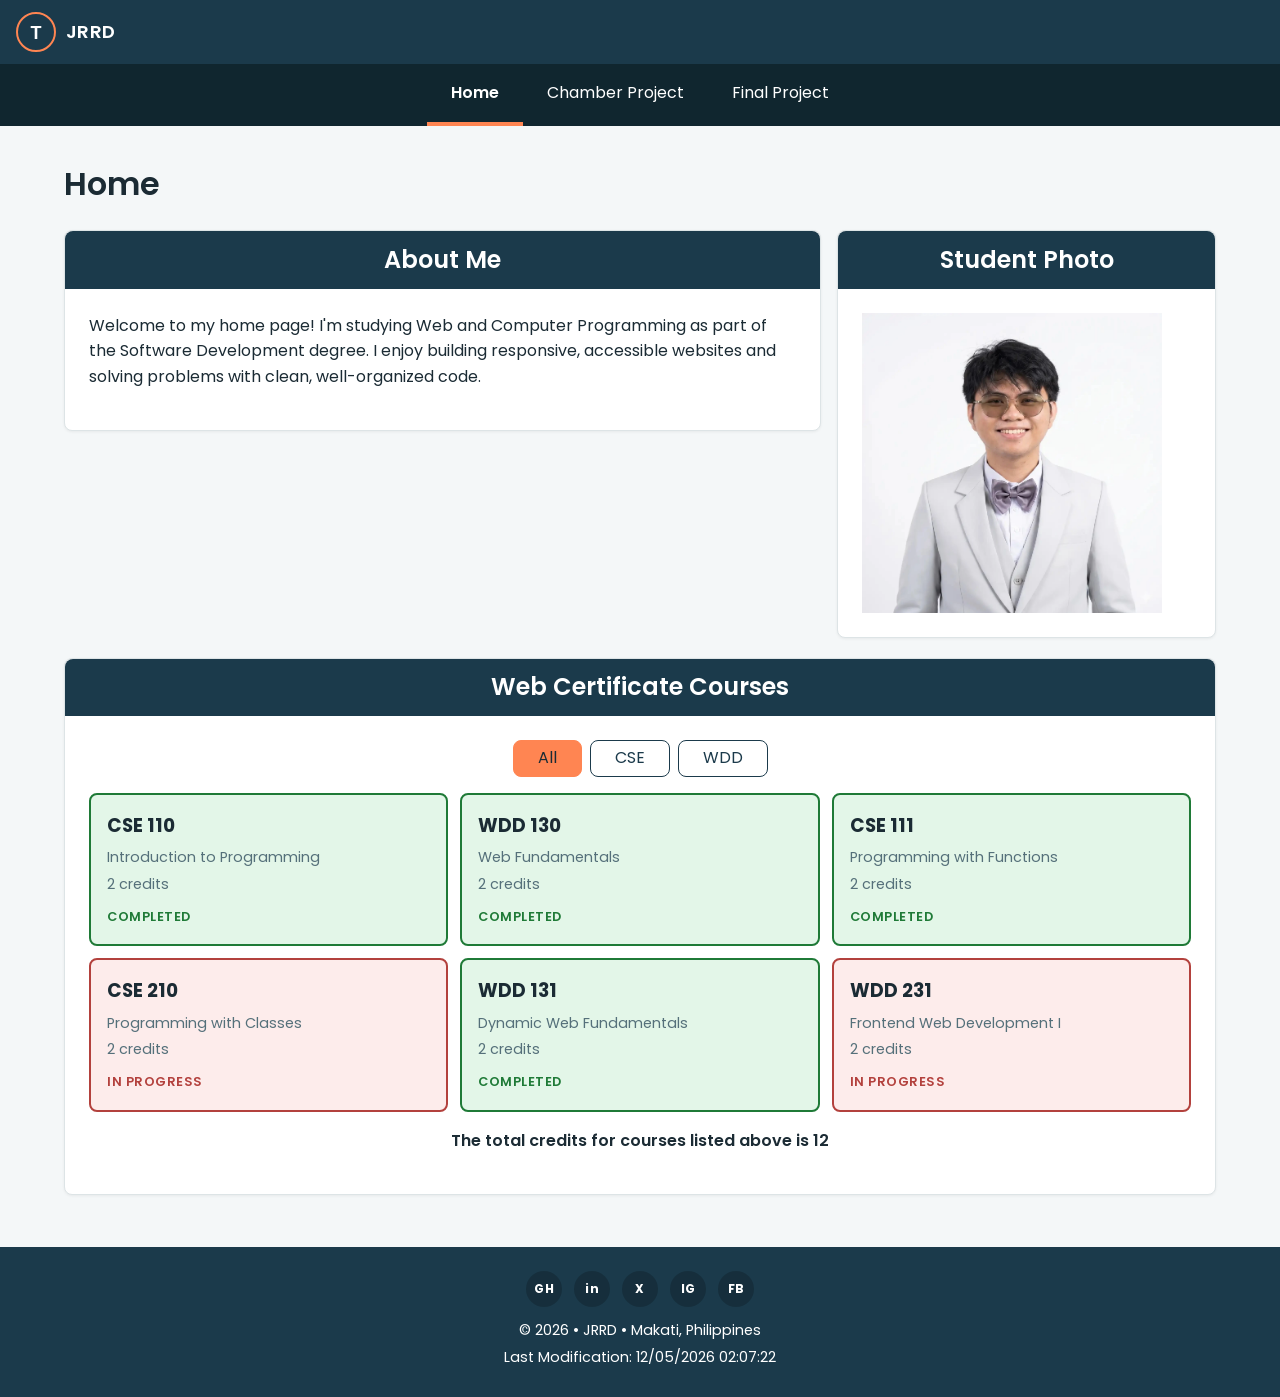
<file: index.html>
<!DOCTYPE html>
<html lang="en">
<head>
    <meta charset="UTF-8">
    <meta name="viewport" content="width=device-width, initial-scale=1.0">
    <title>John Russelle Domingo | WDD 231 Home</title>
    <meta name="description" content="Personal home page for WDD 231 Web Frontend Development I featuring course progress, certificate work, and developer info.">
    <meta name="John Russelle R Domingo" content="JRRD">

    <!-- Favicon -->
    <link rel="icon" type="image/x-icon" href="images/favicon.ico">

    <!-- Google Fonts -->
    <link rel="preconnect" href="https://fonts.googleapis.com">
    <link rel="preconnect" href="https://fonts.gstatic.com" crossorigin>
    <link href="https://fonts.googleapis.com/css2?family=Poppins:wght@300;400;500;600;700&display=swap" rel="stylesheet">

    <!-- CSS Stylesheets -->
    <link rel="stylesheet" href="styles/normalize.css">
    <link rel="stylesheet" href="styles/small.css">
    <link rel="stylesheet" href="styles/larger.css">

    <!-- JavaScript Files -->
    <script src="scripts/navigation.js" defer></script>
    <script src="scripts/date.js" defer></script>
    <script src="scripts/course.js" defer></script>
</head>
<body>
    <header>
        <div class="logo-container">
            <img src="images/logo.svg" alt="JRRD logo" width="40" height="40">
            <span>JRRD</span>
        </div>
        <button id="hamburger" aria-label="Toggle navigation menu" aria-expanded="false" aria-controls="primary-nav">&#9776;</button>
    </header>

    <nav id="primary-nav">
        <ul>
            <li><a href="index.html" class="active" aria-current="page">Home</a></li>
            <li><a href="chamber/directory.html">Chamber Project</a></li>
            <li><a href="final/index.html">Final Project</a></li>
        </ul>
    </nav>

    <main>
        <h1>Home</h1>

        <div class="grid-container">
            <section class="card">
                <h2>About Me</h2>
                <p>Welcome to my home page! I'm studying Web and Computer Programming as part of the Software Development degree. I enjoy building responsive, accessible websites and solving problems with clean, well-organized code.</p>
            </section>

            <section class="card">
                <h2>Student Photo</h2>
                <img src="images/student-photo.webp" alt="Portrait of JRRD" width="300" height="300" loading="lazy">
            </section>
        </div>

        <section class="card courses-section">
            <h2>Web Certificate Courses</h2>
            <div class="filter-buttons">
                <button id="all-btn" class="filter-active">All</button>
                <button id="cse-btn">CSE</button>
                <button id="wdd-btn">WDD</button>
            </div>

            <div id="courses-container" class="courses-grid">
                <!-- Dynamically populated via course.js -->
            </div>

            <p id="total-credits">The total credits for courses listed above is <span>0</span></p>
        </section>
    </main>

    <footer>
        <div class="social-links">
            <a href="https://github.com/kiddogreed/wdd231" target="_blank" rel="noopener" aria-label="GitHub repository"><span class="icon-badge">GH</span></a>
            <a href="https://www.linkedin.com/in/yourprofile" target="_blank" rel="noopener" aria-label="LinkedIn profile"><span class="icon-badge">in</span></a>
            <a href="https://x.com/yourhandle" target="_blank" rel="noopener" aria-label="X profile"><span class="icon-badge">X</span></a>
            <a href="https://instagram.com/yourhandle" target="_blank" rel="noopener" aria-label="Instagram profile"><span class="icon-badge">IG</span></a>
            <a href="https://www.facebook.com/profile.php?id=61591578346261" target="_blank" rel="noopener" aria-label="Facebook profile"><span class="icon-badge">FB</span></a>
        </div>
        <p>&copy; <span id="currentyear"></span> &bull; JRRD &bull; Makati, Philippines</p>
        <p id="lastModified"></p>
    </footer>
</body>
</html>
</file>
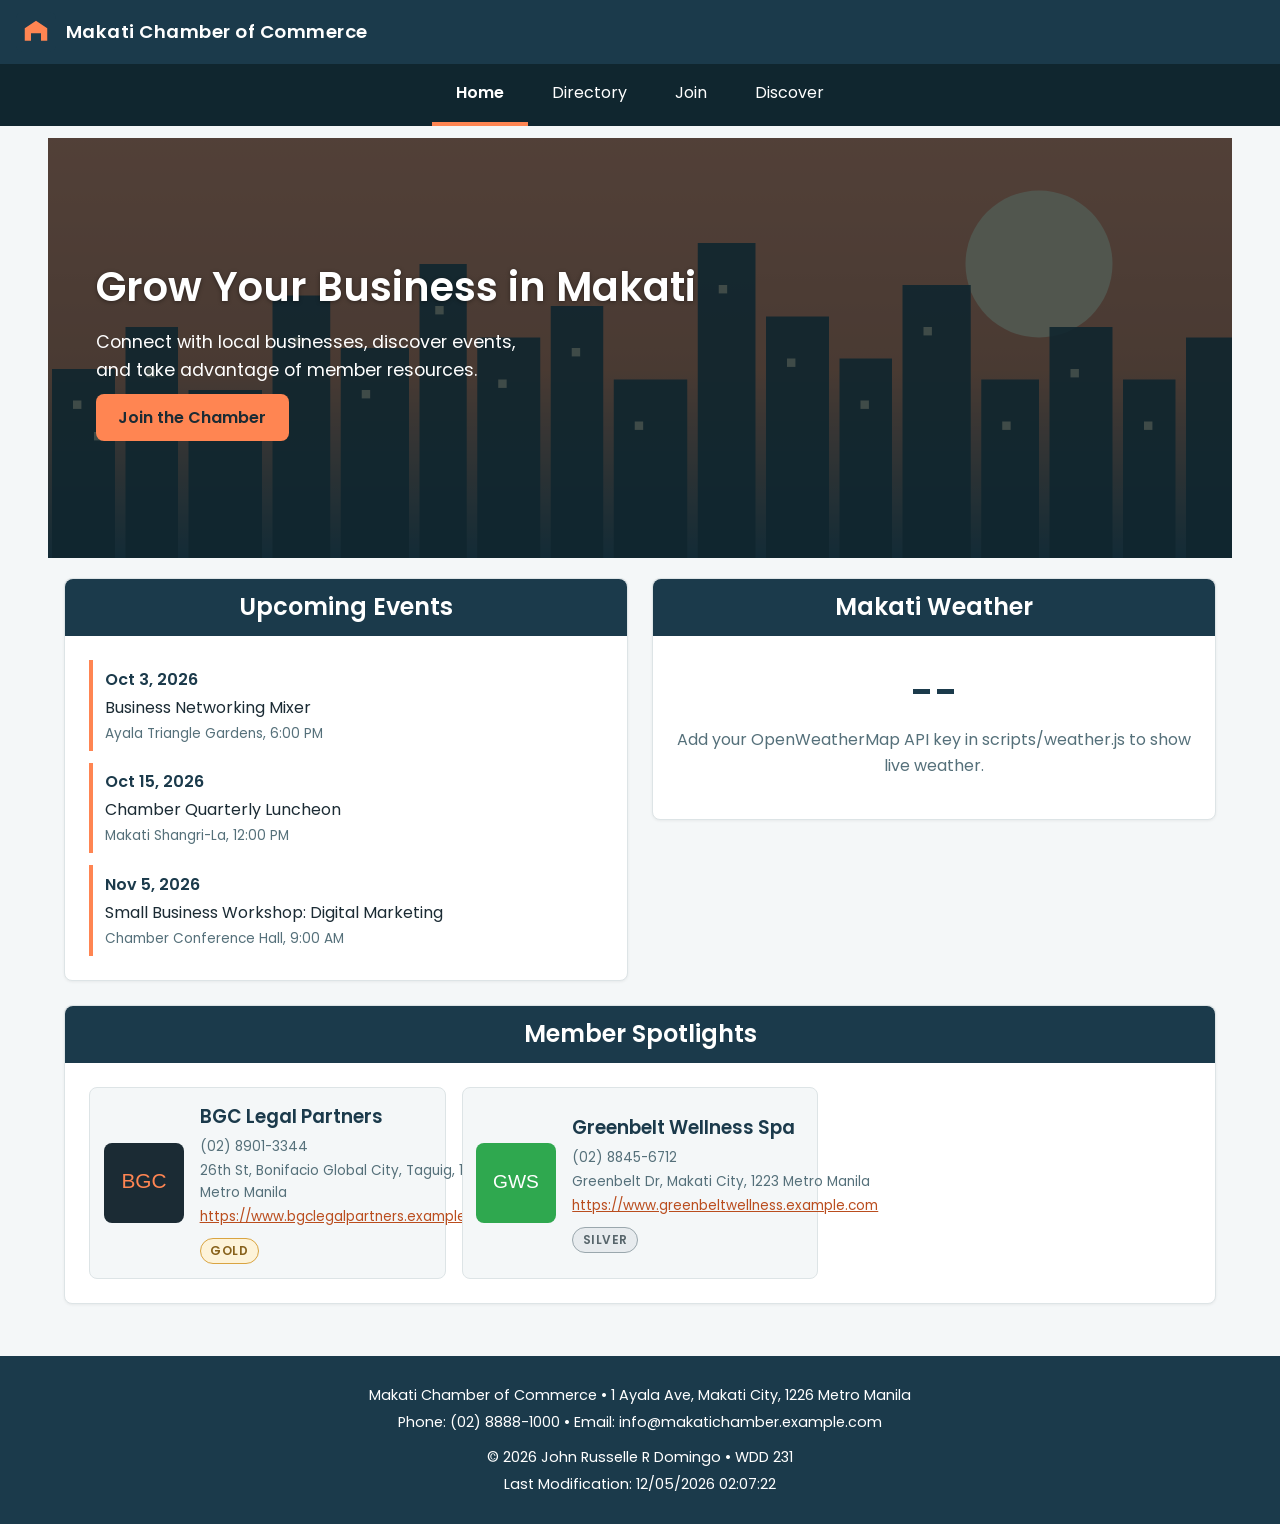
<file: chamber/index.html>
<!DOCTYPE html>
<html lang="en">
<head>
    <meta charset="UTF-8">
    <meta name="viewport" content="width=device-width, initial-scale=1.0">
    <title>Home | Makati Chamber of Commerce</title>
    <meta name="description" content="Makati Chamber of Commerce home page - join, connect, and grow with local businesses in Makati City.">
    <meta name="author" content="John Russelle R Domingo">

    <!-- Favicon -->
    <link rel="icon" type="image/x-icon" href="../images/favicon.ico">

    <!-- Facebook / Open Graph -->
    <meta property="og:title" content="Home | Makati Chamber of Commerce">
    <meta property="og:description" content="Makati Chamber of Commerce home page - join, connect, and grow with local businesses in Makati City.">
    <meta property="og:image" content="https://kiddogreed.github.io/wdd231/chamber/images/chamber-share.svg">
    <meta property="og:url" content="https://kiddogreed.github.io/wdd231/chamber/index.html">
    <meta property="og:type" content="website">

    <!-- Google Fonts -->
    <link rel="preconnect" href="https://fonts.googleapis.com">
    <link rel="preconnect" href="https://fonts.gstatic.com" crossorigin>
    <link href="https://fonts.googleapis.com/css2?family=Poppins:wght@300;400;500;600;700&display=swap" rel="stylesheet">

    <!-- CSS Stylesheets -->
    <link rel="stylesheet" href="styles/normalize.css">
    <link rel="stylesheet" href="styles/small.css">
    <link rel="stylesheet" href="styles/larger.css">

    <!-- JavaScript Files -->
    <script src="scripts/navigation.js" defer></script>
    <script src="scripts/date.js" defer></script>
    <script src="scripts/weather.js" defer></script>
    <script src="scripts/spotlights.js" defer></script>
</head>
<body>
    <header>
        <div class="logo-container">
            <img src="images/logo.svg" alt="Makati Chamber of Commerce logo" width="40" height="40">
            <span>Makati Chamber of Commerce</span>
        </div>
        <button id="hamburger" aria-label="Toggle navigation menu" aria-expanded="false" aria-controls="primary-nav">&#9776;</button>
    </header>

    <nav id="primary-nav">
        <ul>
            <li><a href="index.html" class="active" aria-current="page">Home</a></li>
            <li><a href="directory.html">Directory</a></li>
            <li><a href="join.html">Join</a></li>
            <li><a href="discover.html">Discover</a></li>
        </ul>
    </nav>

    <main>
        <section class="hero">
            <img src="images/hero.svg" alt="Makati City skyline at sunset" class="hero-image">
            <div class="hero-content">
                <h1>Grow Your Business in Makati</h1>
                <p>Connect with local businesses, discover events, and take advantage of member resources.</p>
                <a href="join.html" class="cta-button">Join the Chamber</a>
            </div>
        </section>

        <div class="home-columns">
            <section id="events" class="card">
                <h2>Upcoming Events</h2>
                <ul class="events-list">
                    <li>
                        <span class="event-date">Oct 3, 2026</span>
                        <span class="event-name">Business Networking Mixer</span>
                        <span class="event-location">Ayala Triangle Gardens, 6:00 PM</span>
                    </li>
                    <li>
                        <span class="event-date">Oct 15, 2026</span>
                        <span class="event-name">Chamber Quarterly Luncheon</span>
                        <span class="event-location">Makati Shangri-La, 12:00 PM</span>
                    </li>
                    <li>
                        <span class="event-date">Nov 5, 2026</span>
                        <span class="event-name">Small Business Workshop: Digital Marketing</span>
                        <span class="event-location">Chamber Conference Hall, 9:00 AM</span>
                    </li>
                </ul>
            </section>

            <section id="weather" class="card">
                <h2>Makati Weather</h2>
                <div class="weather-current">
                    <p id="current-temp">--</p>
                    <p id="weather-desc">Loading weather...</p>
                </div>
                <div id="forecast" class="forecast-grid" role="group" aria-label="Three day forecast">
                    <!-- Dynamically populated via weather.js -->
                </div>
            </section>
        </div>

        <section id="spotlights" class="card">
            <h2>Member Spotlights</h2>
            <div id="spotlights-container" class="spotlights-grid">
                <!-- Dynamically populated via spotlights.js -->
            </div>
        </section>
    </main>

    <footer>
        <div class="footer-contact">
            <p>Makati Chamber of Commerce &bull; 1 Ayala Ave, Makati City, 1226 Metro Manila</p>
            <p>Phone: (02) 8888-1000 &bull; Email: info@makatichamber.example.com</p>
        </div>
        <p>&copy; <span id="currentyear"></span> John Russelle R Domingo &bull; WDD 231</p>
        <p id="lastModified"></p>
    </footer>
</body>
</html>
</file>
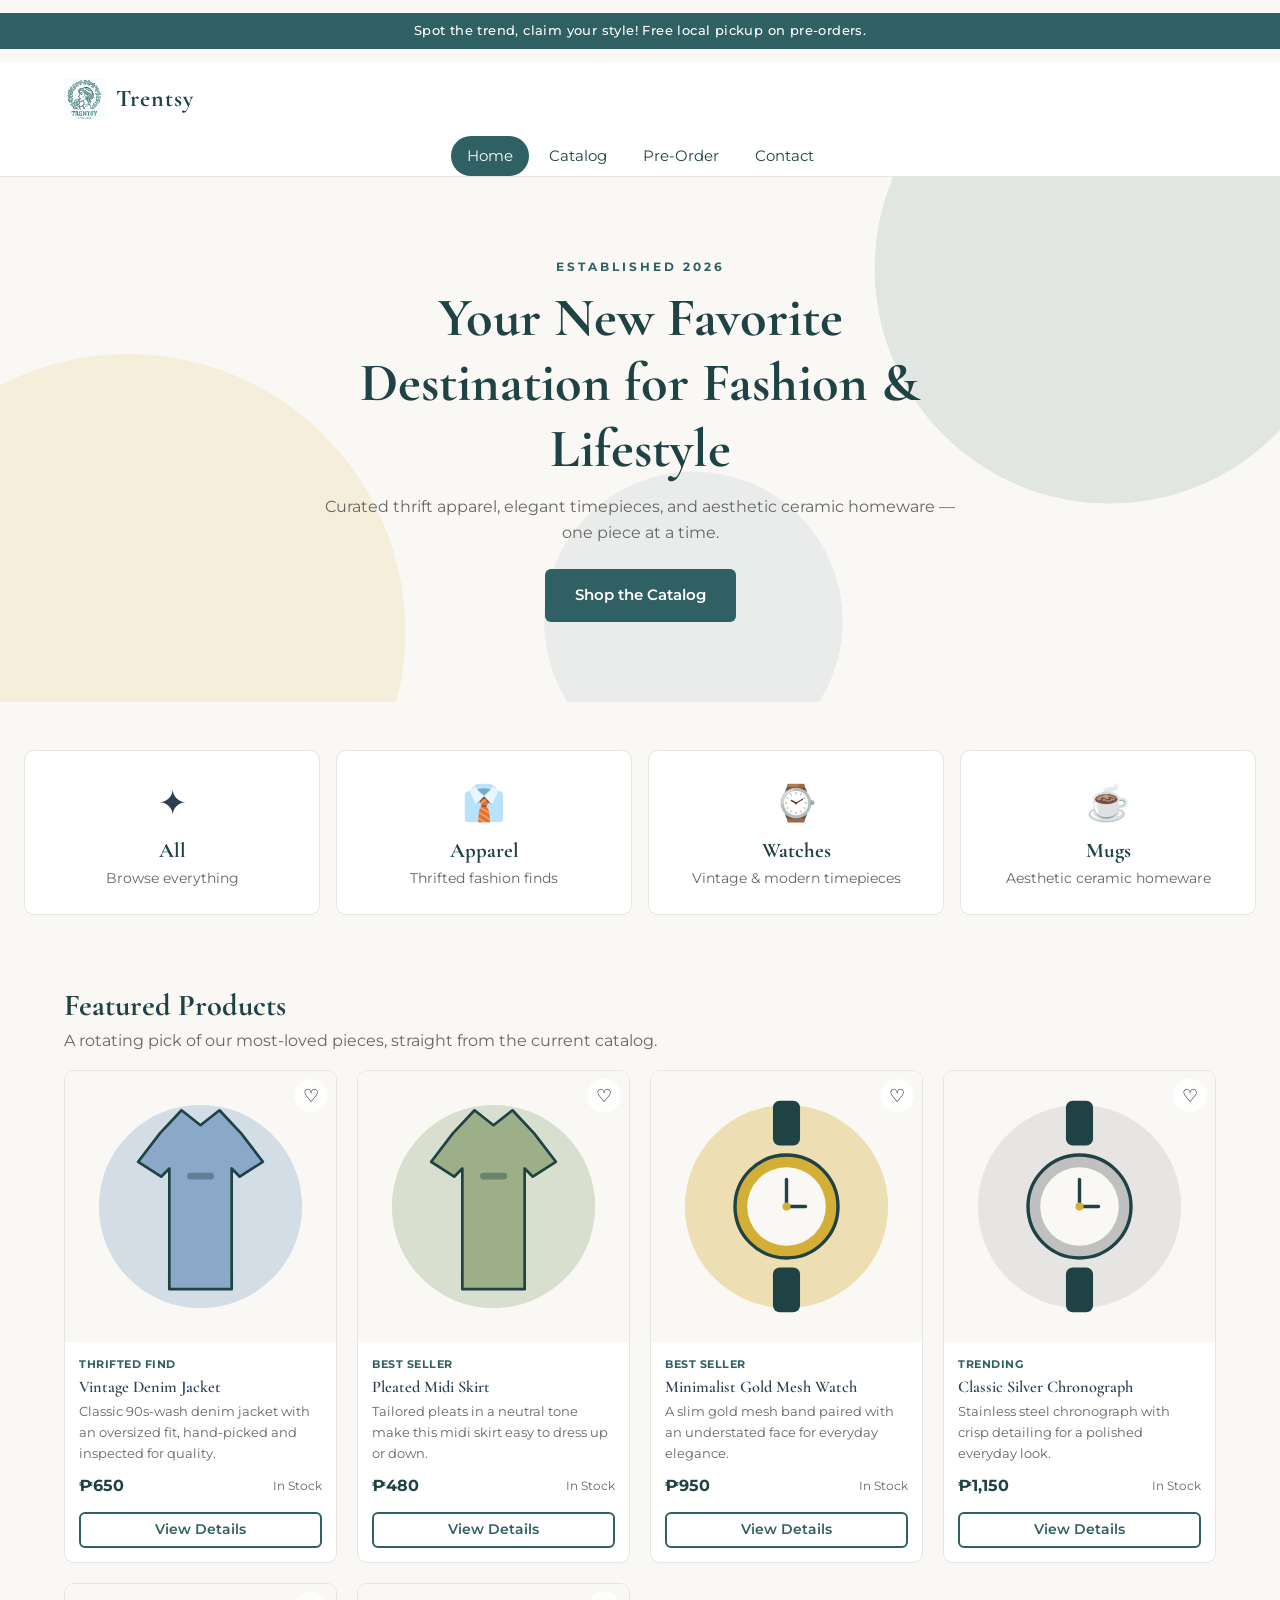
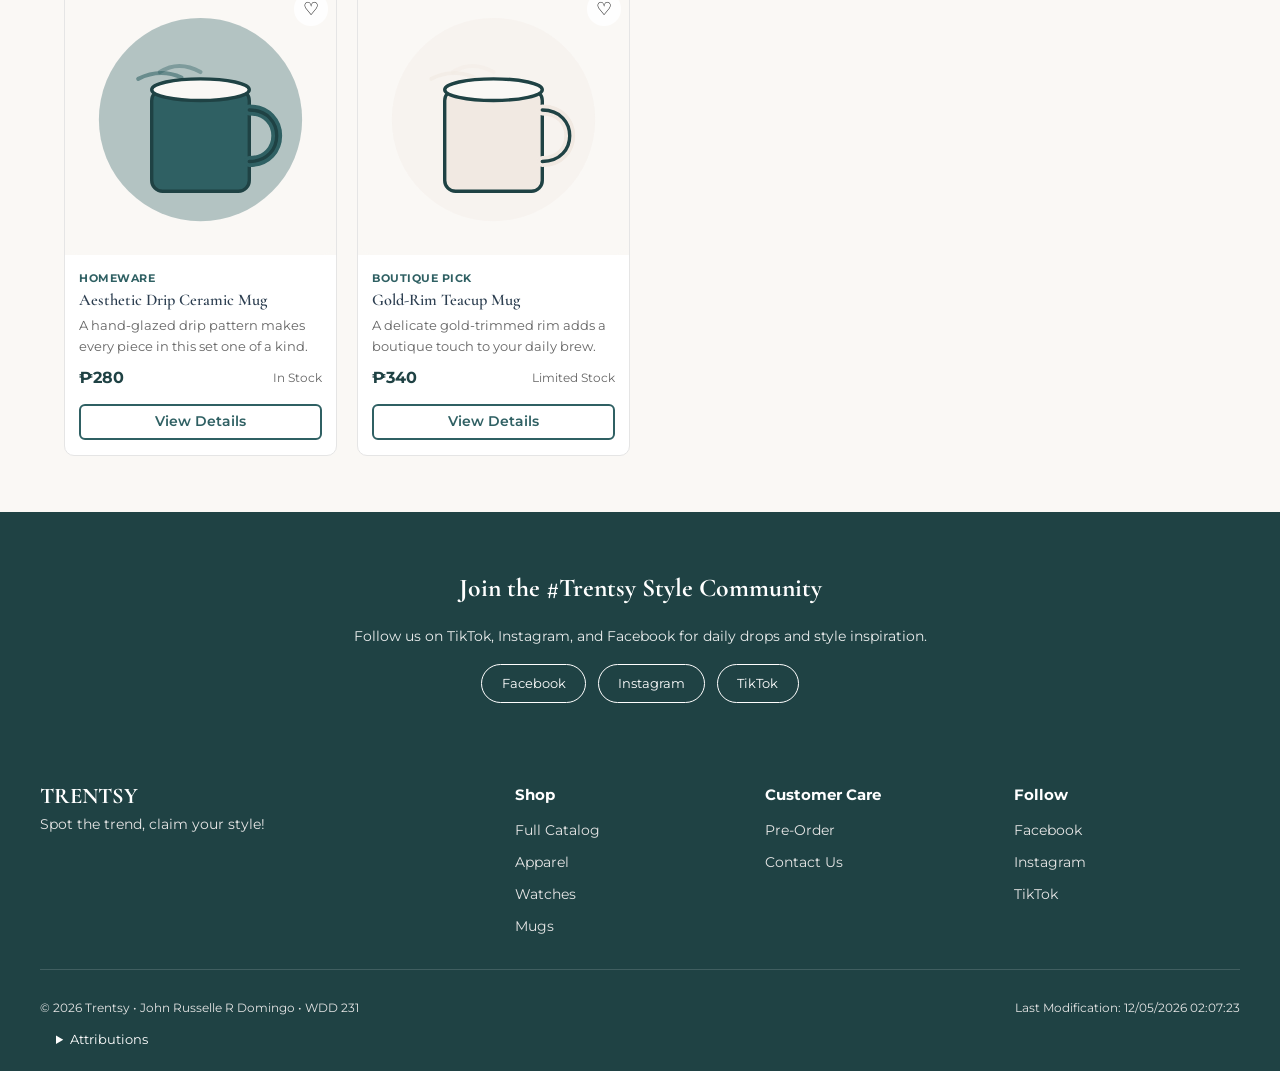
<file: final/index.html>
<!DOCTYPE html>
<html lang="en">
<head>
    <meta charset="UTF-8">
    <meta name="viewport" content="width=device-width, initial-scale=1.0">
    <title>Trentsy | Curated Thrift Fashion, Watches &amp; Mugs</title>
    <meta name="description" content="Trentsy is a curated online shop for thrifted apparel, fashion watches, and aesthetic mugs. Spot the trend, claim your style.">
    <meta name="author" content="John Russelle R Domingo">

    <!-- Favicon -->
    <link rel="icon" type="image/svg+xml" href="images/favicon.svg">

    <!-- Open Graph / social sharing -->
    <meta property="og:title" content="Trentsy | Curated Thrift Fashion, Watches &amp; Mugs">
    <meta property="og:description" content="Spot the trend, claim your style. Shop curated thrifted apparel, fashion watches, and aesthetic mugs.">
    <meta property="og:image" content="https://kiddogreed.github.io/wdd231/final/images/og-banner.svg">
    <meta property="og:url" content="https://kiddogreed.github.io/wdd231/final/index.html">
    <meta property="og:type" content="website">

    <!-- Google Fonts -->
    <link rel="preconnect" href="https://fonts.googleapis.com">
    <link rel="preconnect" href="https://fonts.gstatic.com" crossorigin>
    <link href="https://fonts.googleapis.com/css2?family=Cormorant+Garamond:wght@700&family=Montserrat:wght@400;500;600;700&display=swap" rel="stylesheet">

    <!-- CSS Stylesheets -->
    <link rel="stylesheet" href="styles/normalize.css">
    <link rel="stylesheet" href="styles/shop-base.css">
    <link rel="stylesheet" href="styles/shop-large.css">

    <!-- JavaScript -->
    <script src="scripts/navigation.js" defer></script>
    <script src="scripts/date.js" defer></script>
    <script type="module" src="scripts/home.mjs"></script>
</head>
<body>
    <a class="skip-link" href="#main-content">Skip to main content</a>

    <p class="announcement-bar">Spot the trend, claim your style! Free local pickup on pre-orders.</p>

    <header class="site-header">
        <div class="header-row">
            <a href="index.html" class="brand-logo">
                <img src="images/logo.svg" alt="Trentsy logo" width="42" height="42">
                <span>Trentsy</span>
            </a>
            <button id="hamburger" aria-label="Toggle navigation menu" aria-expanded="false" aria-controls="primary-nav">&#9776;</button>
        </div>
        <nav id="primary-nav">
            <ul>
                <li><a href="index.html" class="active" aria-current="page">Home</a></li>
                <li><a href="catalog.html">Catalog</a></li>
                <li><a href="contact.html#preorder-form">Pre-Order</a></li>
                <li><a href="contact.html#contact-info">Contact</a></li>
            </ul>
        </nav>
    </header>

    <main id="main-content">
        <section class="hero">
            <div class="hero-content">
                <p class="hero-subtitle">Established 2026</p>
                <h1>Your New Favorite Destination for Fashion &amp; Lifestyle</h1>
                <p class="tagline">Curated thrift apparel, elegant timepieces, and aesthetic ceramic homeware &mdash; one piece at a time.</p>
                <a href="catalog.html" class="btn btn-primary">Shop the Catalog</a>
            </div>
        </section>

        <section class="categories" aria-label="Shop by category">
            <a class="category-card" href="catalog.html">
                <span class="category-icon" aria-hidden="true">&#10022;</span>
                <h3>All</h3>
                <p>Browse everything</p>
            </a>
            <a class="category-card" href="catalog.html?category=apparel">
                <span class="category-icon" aria-hidden="true">&#128084;</span>
                <h3>Apparel</h3>
                <p>Thrifted fashion finds</p>
            </a>
            <a class="category-card" href="catalog.html?category=watches">
                <span class="category-icon" aria-hidden="true">&#8986;</span>
                <h3>Watches</h3>
                <p>Vintage &amp; modern timepieces</p>
            </a>
            <a class="category-card" href="catalog.html?category=mugs">
                <span class="category-icon" aria-hidden="true">&#9749;</span>
                <h3>Mugs</h3>
                <p>Aesthetic ceramic homeware</p>
            </a>
        </section>

        <div class="section-heading">
            <h2>Featured Products</h2>
            <p>A rotating pick of our most-loved pieces, straight from the current catalog.</p>
        </div>
        <div class="product-grid" id="featured-grid">
            <p class="no-results">Loading featured products&hellip;</p>
        </div>

        <section class="social-banner">
            <h2>Join the #Trentsy Style Community</h2>
            <p>Follow us on TikTok, Instagram, and Facebook for daily drops and style inspiration.</p>
            <div class="social-buttons">
                <a href="https://facebook.com" target="_blank" rel="noopener" class="social-btn">Facebook</a>
                <a href="https://instagram.com" target="_blank" rel="noopener" class="social-btn">Instagram</a>
                <a href="https://tiktok.com" target="_blank" rel="noopener" class="social-btn">TikTok</a>
            </div>
        </section>
    </main>

    <dialog id="product-modal" aria-labelledby="modal-title">
        <div class="modal-inner" id="modal-content"></div>
    </dialog>

    <footer class="site-footer">
        <div class="footer-grid">
            <div class="footer-brand">
                <h3>TRENTSY</h3>
                <p>Spot the trend, claim your style!</p>
            </div>
            <div class="footer-col">
                <h4>Shop</h4>
                <ul>
                    <li><a href="catalog.html">Full Catalog</a></li>
                    <li><a href="catalog.html?category=apparel">Apparel</a></li>
                    <li><a href="catalog.html?category=watches">Watches</a></li>
                    <li><a href="catalog.html?category=mugs">Mugs</a></li>
                </ul>
            </div>
            <div class="footer-col">
                <h4>Customer Care</h4>
                <ul>
                    <li><a href="contact.html#preorder-form">Pre-Order</a></li>
                    <li><a href="contact.html#contact-info">Contact Us</a></li>
                </ul>
            </div>
            <div class="footer-col">
                <h4>Follow</h4>
                <ul>
                    <li><a href="https://facebook.com" target="_blank" rel="noopener">Facebook</a></li>
                    <li><a href="https://instagram.com" target="_blank" rel="noopener">Instagram</a></li>
                    <li><a href="https://tiktok.com" target="_blank" rel="noopener">TikTok</a></li>
                </ul>
            </div>
        </div>
        <div class="footer-bottom">
            <p>&copy; <span id="currentyear"></span> Trentsy &bull; John Russelle R Domingo &bull; WDD 231</p>
            <p id="lastModified"></p>
        </div>
        <details class="attributions-details wrapper">
            <summary>Attributions</summary>
            <p>Logo, favicon, hero motif, and all product photography are original flat-design SVG illustrations created for this project. Typefaces: <a href="https://fonts.google.com/specimen/Cormorant+Garamond" target="_blank" rel="noopener">Cormorant Garamond</a> and <a href="https://fonts.google.com/specimen/Montserrat" target="_blank" rel="noopener">Montserrat</a> via Google Fonts.</p>
        </details>
    </footer>
</body>
</html>
</file>
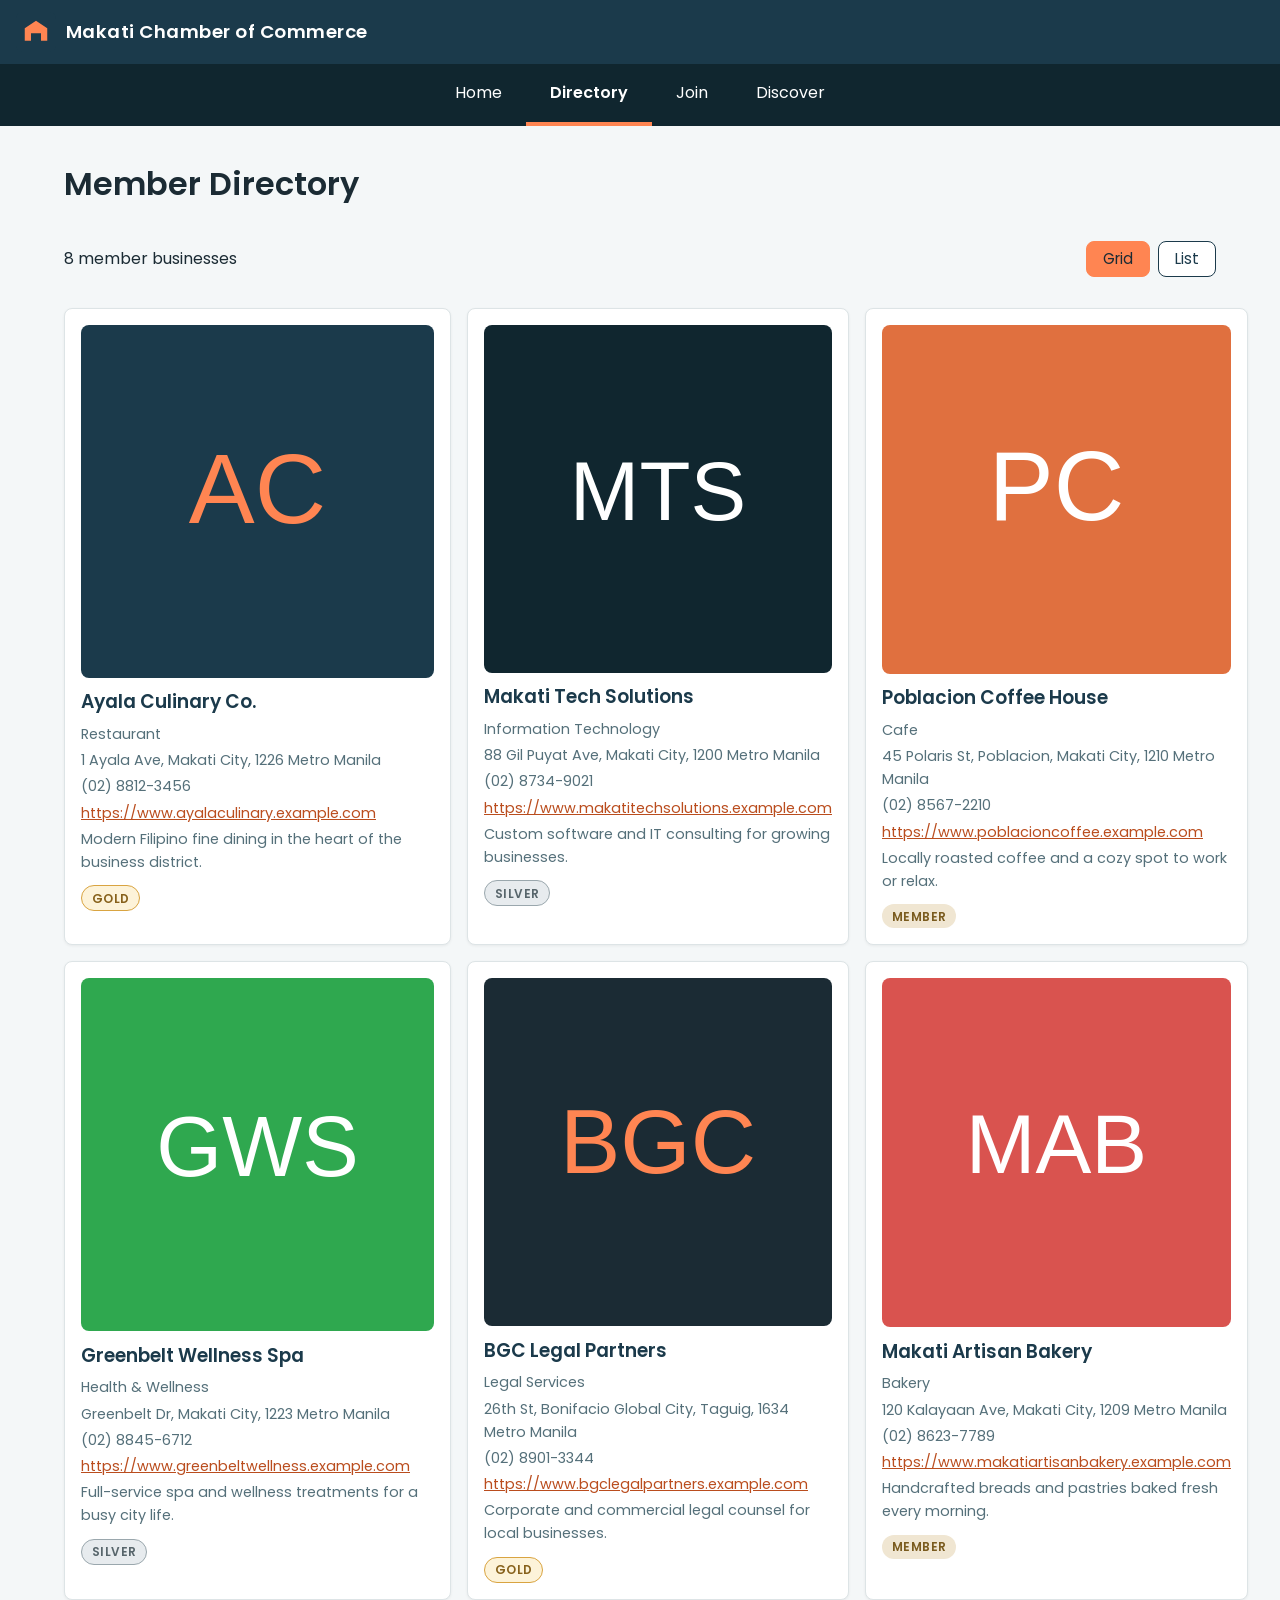
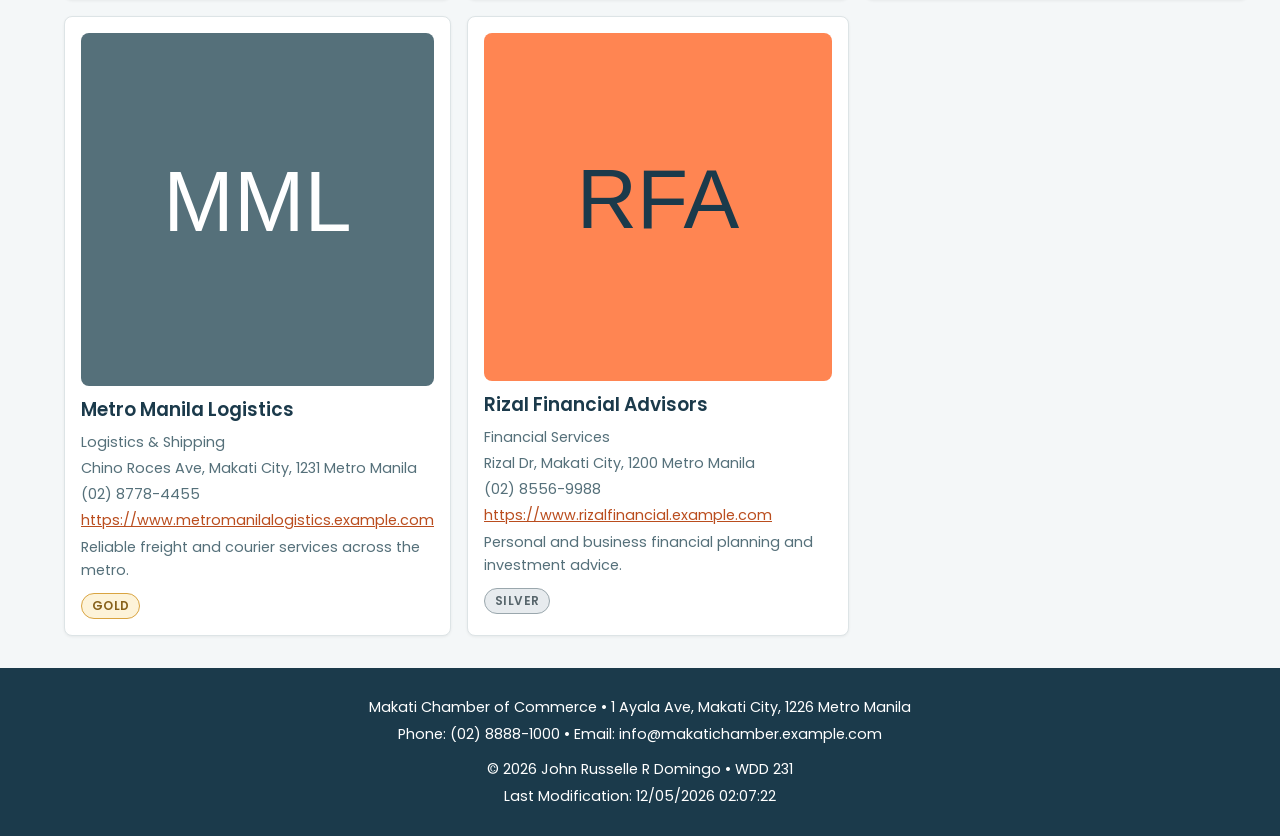
<file: chamber/directory.html>
<!DOCTYPE html>
<html lang="en">
<head>
    <meta charset="UTF-8">
    <meta name="viewport" content="width=device-width, initial-scale=1.0">
    <title>Directory | Makati Chamber of Commerce</title>
    <meta name="description" content="Browse member businesses of the Makati Chamber of Commerce in a grid or list view.">
    <meta name="author" content="John Russelle R Domingo">

    <!-- Favicon -->
    <link rel="icon" type="image/x-icon" href="../images/favicon.ico">

    <!-- Facebook / Open Graph -->
    <meta property="og:title" content="Directory | Makati Chamber of Commerce">
    <meta property="og:description" content="Browse member businesses of the Makati Chamber of Commerce in a grid or list view.">
    <meta property="og:image" content="https://kiddogreed.github.io/wdd231/chamber/images/chamber-share.svg">
    <meta property="og:url" content="https://kiddogreed.github.io/wdd231/chamber/directory.html">
    <meta property="og:type" content="website">

    <!-- Google Fonts -->
    <link rel="preconnect" href="https://fonts.googleapis.com">
    <link rel="preconnect" href="https://fonts.gstatic.com" crossorigin>
    <link href="https://fonts.googleapis.com/css2?family=Poppins:wght@300;400;500;600;700&display=swap" rel="stylesheet">

    <!-- CSS Stylesheets -->
    <link rel="stylesheet" href="styles/normalize.css">
    <link rel="stylesheet" href="styles/small.css">
    <link rel="stylesheet" href="styles/larger.css">

    <!-- JavaScript Files -->
    <script src="scripts/navigation.js" defer></script>
    <script src="scripts/date.js" defer></script>
    <script src="scripts/directory.js" defer></script>
</head>
<body>
    <header>
        <div class="logo-container">
            <img src="images/logo.svg" alt="Makati Chamber of Commerce logo" width="40" height="40">
            <span>Makati Chamber of Commerce</span>
        </div>
        <button id="hamburger" aria-label="Toggle navigation menu" aria-expanded="false" aria-controls="primary-nav">&#9776;</button>
    </header>

    <nav id="primary-nav">
        <ul>
            <li><a href="index.html">Home</a></li>
            <li><a href="directory.html" class="active" aria-current="page">Directory</a></li>
            <li><a href="join.html">Join</a></li>
            <li><a href="discover.html">Discover</a></li>
        </ul>
    </nav>

    <main>
        <h1>Member Directory</h1>

        <div class="directory-controls">
            <p id="member-count"></p>
            <div class="view-buttons">
                <button id="grid-btn" aria-pressed="true" aria-label="Show grid view">Grid</button>
                <button id="list-btn" aria-pressed="false" aria-label="Show list view">List</button>
            </div>
        </div>

        <section id="members-container" aria-live="polite">
            <!-- Dynamically populated via directory.js -->
        </section>
    </main>

    <footer>
        <div class="footer-contact">
            <p>Makati Chamber of Commerce &bull; 1 Ayala Ave, Makati City, 1226 Metro Manila</p>
            <p>Phone: (02) 8888-1000 &bull; Email: info@makatichamber.example.com</p>
        </div>
        <p>&copy; <span id="currentyear"></span> John Russelle R Domingo &bull; WDD 231</p>
        <p id="lastModified"></p>
    </footer>
</body>
</html>
</file>
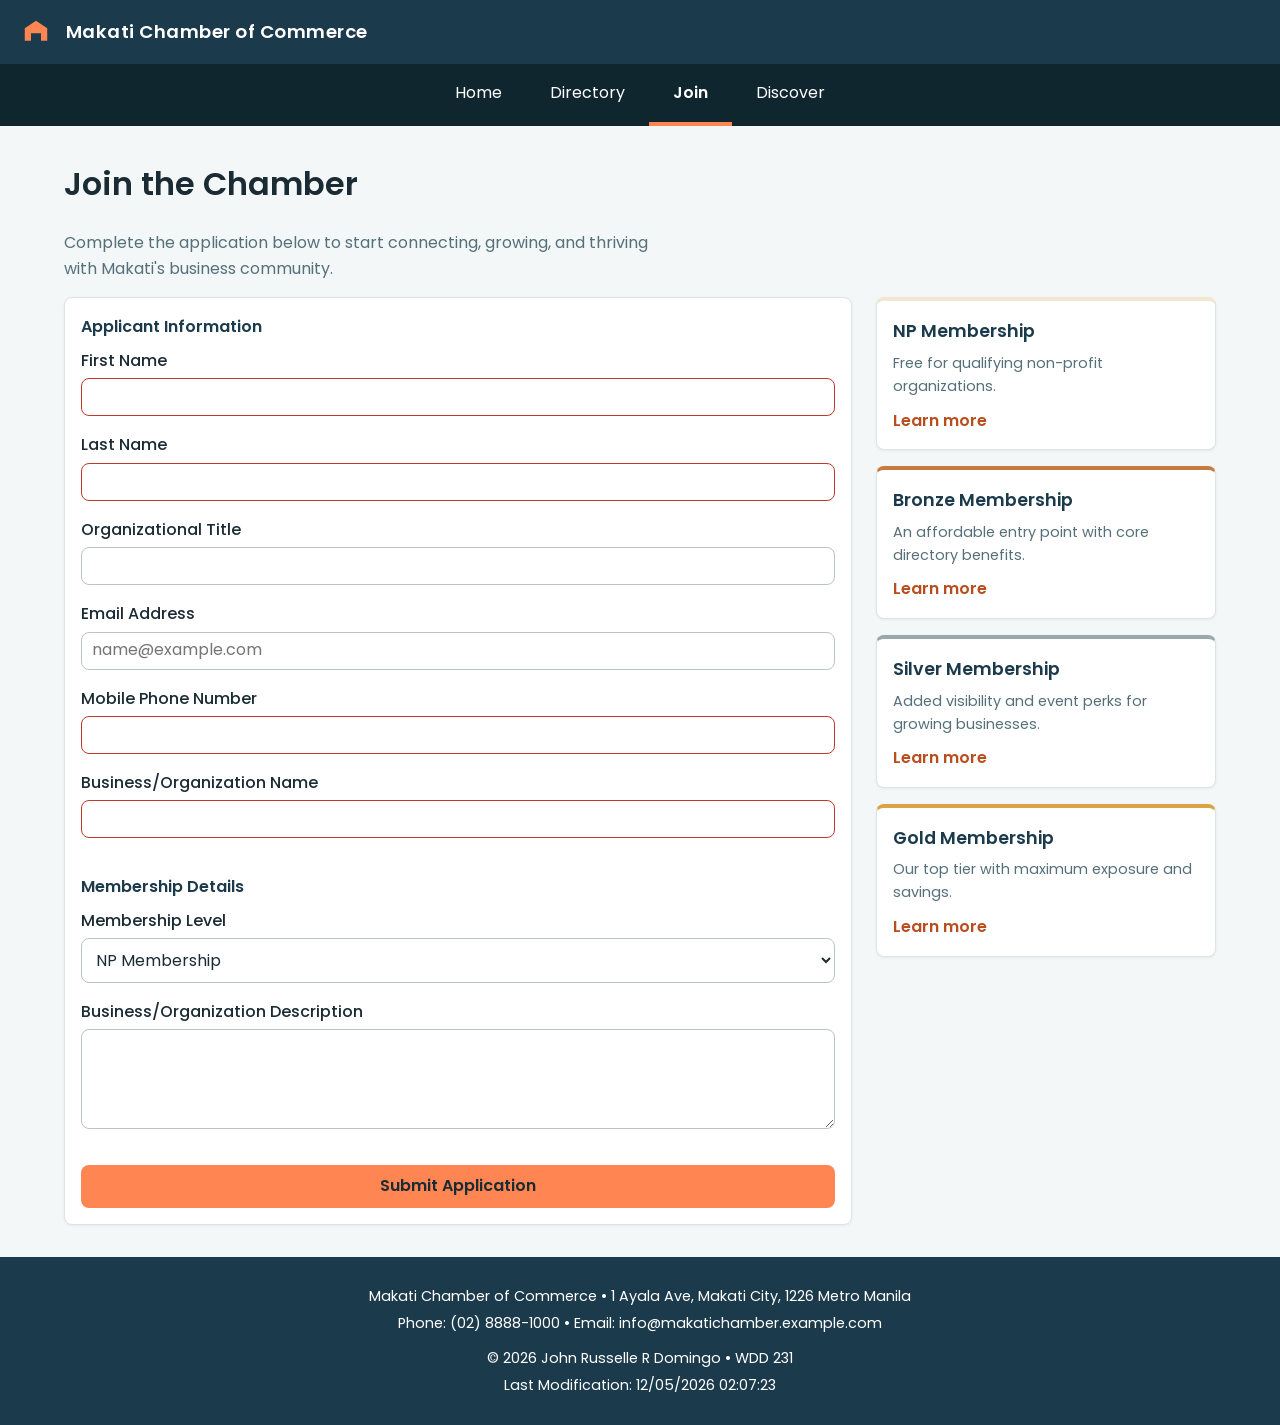
<file: chamber/join.html>
<!DOCTYPE html>
<html lang="en">
<head>
    <meta charset="UTF-8">
    <meta name="viewport" content="width=device-width, initial-scale=1.0">
    <title>Join | Makati Chamber of Commerce</title>
    <meta name="description" content="Apply for membership with the Makati Chamber of Commerce and choose the membership level that fits your business.">
    <meta name="author" content="John Russelle R Domingo">

    <!-- Favicon -->
    <link rel="icon" type="image/x-icon" href="../images/favicon.ico">

    <!-- Facebook / Open Graph -->
    <meta property="og:title" content="Join | Makati Chamber of Commerce">
    <meta property="og:description" content="Apply for membership with the Makati Chamber of Commerce and choose the membership level that fits your business.">
    <meta property="og:image" content="https://kiddogreed.github.io/wdd231/chamber/images/chamber-share.svg">
    <meta property="og:url" content="https://kiddogreed.github.io/wdd231/chamber/join.html">
    <meta property="og:type" content="website">

    <!-- Google Fonts -->
    <link rel="preconnect" href="https://fonts.googleapis.com">
    <link rel="preconnect" href="https://fonts.gstatic.com" crossorigin>
    <link href="https://fonts.googleapis.com/css2?family=Poppins:wght@300;400;500;600;700&display=swap" rel="stylesheet">

    <!-- CSS Stylesheets -->
    <link rel="stylesheet" href="styles/normalize.css">
    <link rel="stylesheet" href="styles/small.css">
    <link rel="stylesheet" href="styles/larger.css">

    <!-- JavaScript Files -->
    <script src="scripts/navigation.js" defer></script>
    <script src="scripts/date.js" defer></script>
    <script src="scripts/join.js" defer></script>
</head>
<body>
    <header>
        <div class="logo-container">
            <img src="images/logo.svg" alt="Makati Chamber of Commerce logo" width="40" height="40">
            <span>Makati Chamber of Commerce</span>
        </div>
        <button id="hamburger" aria-label="Toggle navigation menu" aria-expanded="false" aria-controls="primary-nav">&#9776;</button>
    </header>

    <nav id="primary-nav">
        <ul>
            <li><a href="index.html">Home</a></li>
            <li><a href="directory.html">Directory</a></li>
            <li><a href="join.html" class="active" aria-current="page">Join</a></li>
            <li><a href="discover.html">Discover</a></li>
        </ul>
    </nav>

    <main>
        <h1>Join the Chamber</h1>
        <p class="join-intro">Complete the application below to start connecting, growing, and thriving with Makati's business community.</p>

        <div class="join-layout">
            <form action="thankyou.html" method="get" class="join-form">
                <fieldset>
                    <legend>Applicant Information</legend>

                    <label for="first-name">First Name
                        <input type="text" id="first-name" name="first-name" title="Enter your first name" autocomplete="given-name" required>
                    </label>

                    <label for="last-name">Last Name
                        <input type="text" id="last-name" name="last-name" title="Enter your last name" autocomplete="family-name" required>
                    </label>

                    <label for="org-title">Organizational Title
                        <input type="text" id="org-title" name="org-title" title="Enter your title within your organization (letters, hyphens, spaces; minimum 7 characters)" autocomplete="organization-title" pattern="[A-Za-z\s\-]{7,}">
                    </label>

                    <label for="email">Email Address
                        <input type="email" id="email" name="email" title="Enter your email address" autocomplete="email" placeholder="name@example.com" required>
                    </label>

                    <label for="phone">Mobile Phone Number
                        <input type="tel" id="phone" name="phone" title="Enter your mobile phone number" autocomplete="tel" required>
                    </label>

                    <label for="business-name">Business/Organization Name
                        <input type="text" id="business-name" name="business-name" title="Enter your business or organization name" autocomplete="organization" required>
                    </label>
                </fieldset>

                <fieldset>
                    <legend>Membership Details</legend>

                    <label for="membership-level">Membership Level
                        <select id="membership-level" name="membership-level" title="Select a membership level">
                            <option value="np">NP Membership</option>
                            <option value="bronze">Bronze Membership</option>
                            <option value="silver">Silver Membership</option>
                            <option value="gold">Gold Membership</option>
                        </select>
                    </label>

                    <label for="description">Business/Organization Description
                        <textarea id="description" name="description" title="Briefly describe your business or organization"></textarea>
                    </label>
                </fieldset>

                <input type="hidden" name="timestamp" id="timestamp">

                <button type="submit">Submit Application</button>
            </form>

            <div class="membership-cards">
                <article class="membership-card level-np">
                    <h2>NP Membership</h2>
                    <p>Free for qualifying non-profit organizations.</p>
                    <a href="#np-modal" class="modal-link" data-modal-target="np-modal">Learn more</a>
                </article>

                <article class="membership-card level-bronze">
                    <h2>Bronze Membership</h2>
                    <p>An affordable entry point with core directory benefits.</p>
                    <a href="#bronze-modal" class="modal-link" data-modal-target="bronze-modal">Learn more</a>
                </article>

                <article class="membership-card level-silver">
                    <h2>Silver Membership</h2>
                    <p>Added visibility and event perks for growing businesses.</p>
                    <a href="#silver-modal" class="modal-link" data-modal-target="silver-modal">Learn more</a>
                </article>

                <article class="membership-card level-gold">
                    <h2>Gold Membership</h2>
                    <p>Our top tier with maximum exposure and savings.</p>
                    <a href="#gold-modal" class="modal-link" data-modal-target="gold-modal">Learn more</a>
                </article>
            </div>
        </div>

        <dialog id="np-modal" class="benefits-modal">
            <h2>NP Membership Benefits</h2>
            <ul>
                <li>Free membership for registered non-profit organizations</li>
                <li>Listing in the online member directory</li>
                <li>Access to monthly networking events</li>
                <li>Invitation to the annual chamber meeting</li>
            </ul>
            <button type="button" class="modal-close" data-modal-close="np-modal">Close</button>
        </dialog>

        <dialog id="bronze-modal" class="benefits-modal">
            <h2>Bronze Membership Benefits</h2>
            <ul>
                <li>All NP membership benefits</li>
                <li>Directory listing with business logo</li>
                <li>Discounted admission to chamber workshops</li>
                <li>Member-only email newsletter</li>
            </ul>
            <button type="button" class="modal-close" data-modal-close="bronze-modal">Close</button>
        </dialog>

        <dialog id="silver-modal" class="benefits-modal">
            <h2>Silver Membership Benefits</h2>
            <ul>
                <li>All Bronze membership benefits</li>
                <li>Featured placement in directory search results</li>
                <li>One complimentary spotlight on the home page per year</li>
                <li>20% discount on chamber event tickets</li>
            </ul>
            <button type="button" class="modal-close" data-modal-close="silver-modal">Close</button>
        </dialog>

        <dialog id="gold-modal" class="benefits-modal">
            <h2>Gold Membership Benefits</h2>
            <ul>
                <li>All Silver membership benefits</li>
                <li>Quarterly spotlight placement on the home page</li>
                <li>Complimentary booth at the annual business expo</li>
                <li>Free admission to all chamber training sessions</li>
                <li>50% discount on chamber event tickets</li>
            </ul>
            <button type="button" class="modal-close" data-modal-close="gold-modal">Close</button>
        </dialog>
    </main>

    <footer>
        <div class="footer-contact">
            <p>Makati Chamber of Commerce &bull; 1 Ayala Ave, Makati City, 1226 Metro Manila</p>
            <p>Phone: (02) 8888-1000 &bull; Email: info@makatichamber.example.com</p>
        </div>
        <p>&copy; <span id="currentyear"></span> John Russelle R Domingo &bull; WDD 231</p>
        <p id="lastModified"></p>
    </footer>
</body>
</html>
</file>
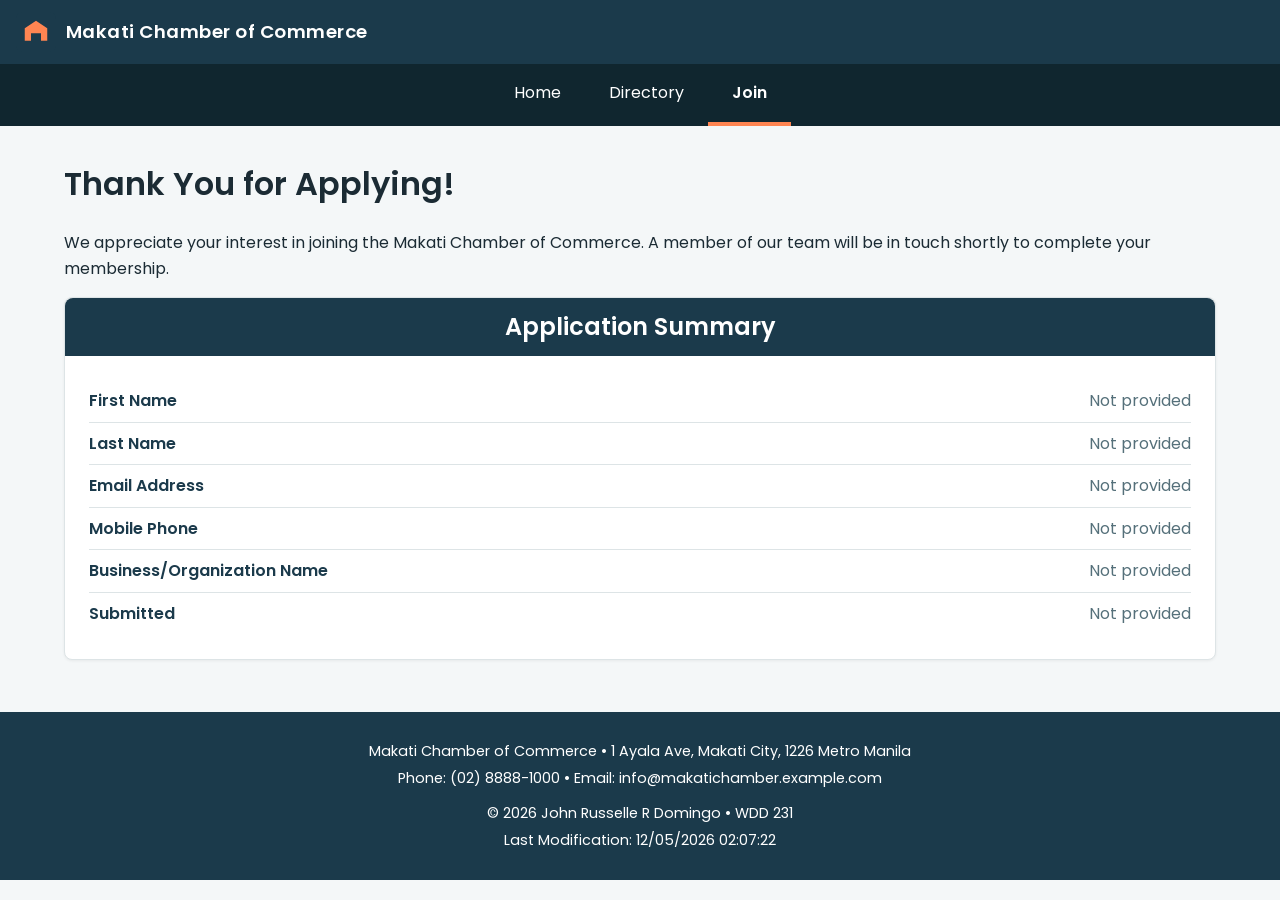
<file: chamber/thankyou.html>
<!DOCTYPE html>
<html lang="en">
<head>
    <meta charset="UTF-8">
    <meta name="viewport" content="width=device-width, initial-scale=1.0">
    <title>Thank You | Makati Chamber of Commerce</title>
    <meta name="description" content="Thank you for applying for membership with the Makati Chamber of Commerce.">
    <meta name="author" content="John Russelle R Domingo">

    <!-- Favicon -->
    <link rel="icon" type="image/x-icon" href="../images/favicon.ico">

    <!-- Facebook / Open Graph -->
    <meta property="og:title" content="Thank You | Makati Chamber of Commerce">
    <meta property="og:description" content="Thank you for applying for membership with the Makati Chamber of Commerce.">
    <meta property="og:image" content="https://kiddogreed.github.io/wdd231/chamber/images/chamber-share.svg">
    <meta property="og:url" content="https://kiddogreed.github.io/wdd231/chamber/thankyou.html">
    <meta property="og:type" content="website">

    <!-- Google Fonts -->
    <link rel="preconnect" href="https://fonts.googleapis.com">
    <link rel="preconnect" href="https://fonts.gstatic.com" crossorigin>
    <link href="https://fonts.googleapis.com/css2?family=Poppins:wght@300;400;500;600;700&display=swap" rel="stylesheet">

    <!-- CSS Stylesheets -->
    <link rel="stylesheet" href="styles/normalize.css">
    <link rel="stylesheet" href="styles/small.css">
    <link rel="stylesheet" href="styles/larger.css">

    <!-- JavaScript Files -->
    <script src="scripts/navigation.js" defer></script>
    <script src="scripts/date.js" defer></script>
    <script src="scripts/thankyou.js" defer></script>
</head>
<body>
    <header>
        <div class="logo-container">
            <img src="images/logo.svg" alt="Makati Chamber of Commerce logo" width="40" height="40">
            <span>Makati Chamber of Commerce</span>
        </div>
        <button id="hamburger" aria-label="Toggle navigation menu" aria-expanded="false" aria-controls="primary-nav">&#9776;</button>
    </header>

    <nav id="primary-nav">
        <ul>
            <li><a href="index.html">Home</a></li>
            <li><a href="directory.html">Directory</a></li>
            <li><a href="join.html" class="active" aria-current="page">Join</a></li>
        </ul>
    </nav>

    <main>
        <h1>Thank You for Applying!</h1>
        <p>We appreciate your interest in joining the Makati Chamber of Commerce. A member of our team will be in touch shortly to complete your membership.</p>

        <section class="card application-summary">
            <h2>Application Summary</h2>
            <dl id="application-details">
                <div class="detail-row">
                    <dt>First Name</dt>
                    <dd id="out-first-name"></dd>
                </div>
                <div class="detail-row">
                    <dt>Last Name</dt>
                    <dd id="out-last-name"></dd>
                </div>
                <div class="detail-row">
                    <dt>Email Address</dt>
                    <dd id="out-email"></dd>
                </div>
                <div class="detail-row">
                    <dt>Mobile Phone</dt>
                    <dd id="out-phone"></dd>
                </div>
                <div class="detail-row">
                    <dt>Business/Organization Name</dt>
                    <dd id="out-business-name"></dd>
                </div>
                <div class="detail-row">
                    <dt>Submitted</dt>
                    <dd id="out-timestamp"></dd>
                </div>
            </dl>
        </section>
    </main>

    <footer>
        <div class="footer-contact">
            <p>Makati Chamber of Commerce &bull; 1 Ayala Ave, Makati City, 1226 Metro Manila</p>
            <p>Phone: (02) 8888-1000 &bull; Email: info@makatichamber.example.com</p>
        </div>
        <p>&copy; <span id="currentyear"></span> John Russelle R Domingo &bull; WDD 231</p>
        <p id="lastModified"></p>
    </footer>
</body>
</html>
</file>
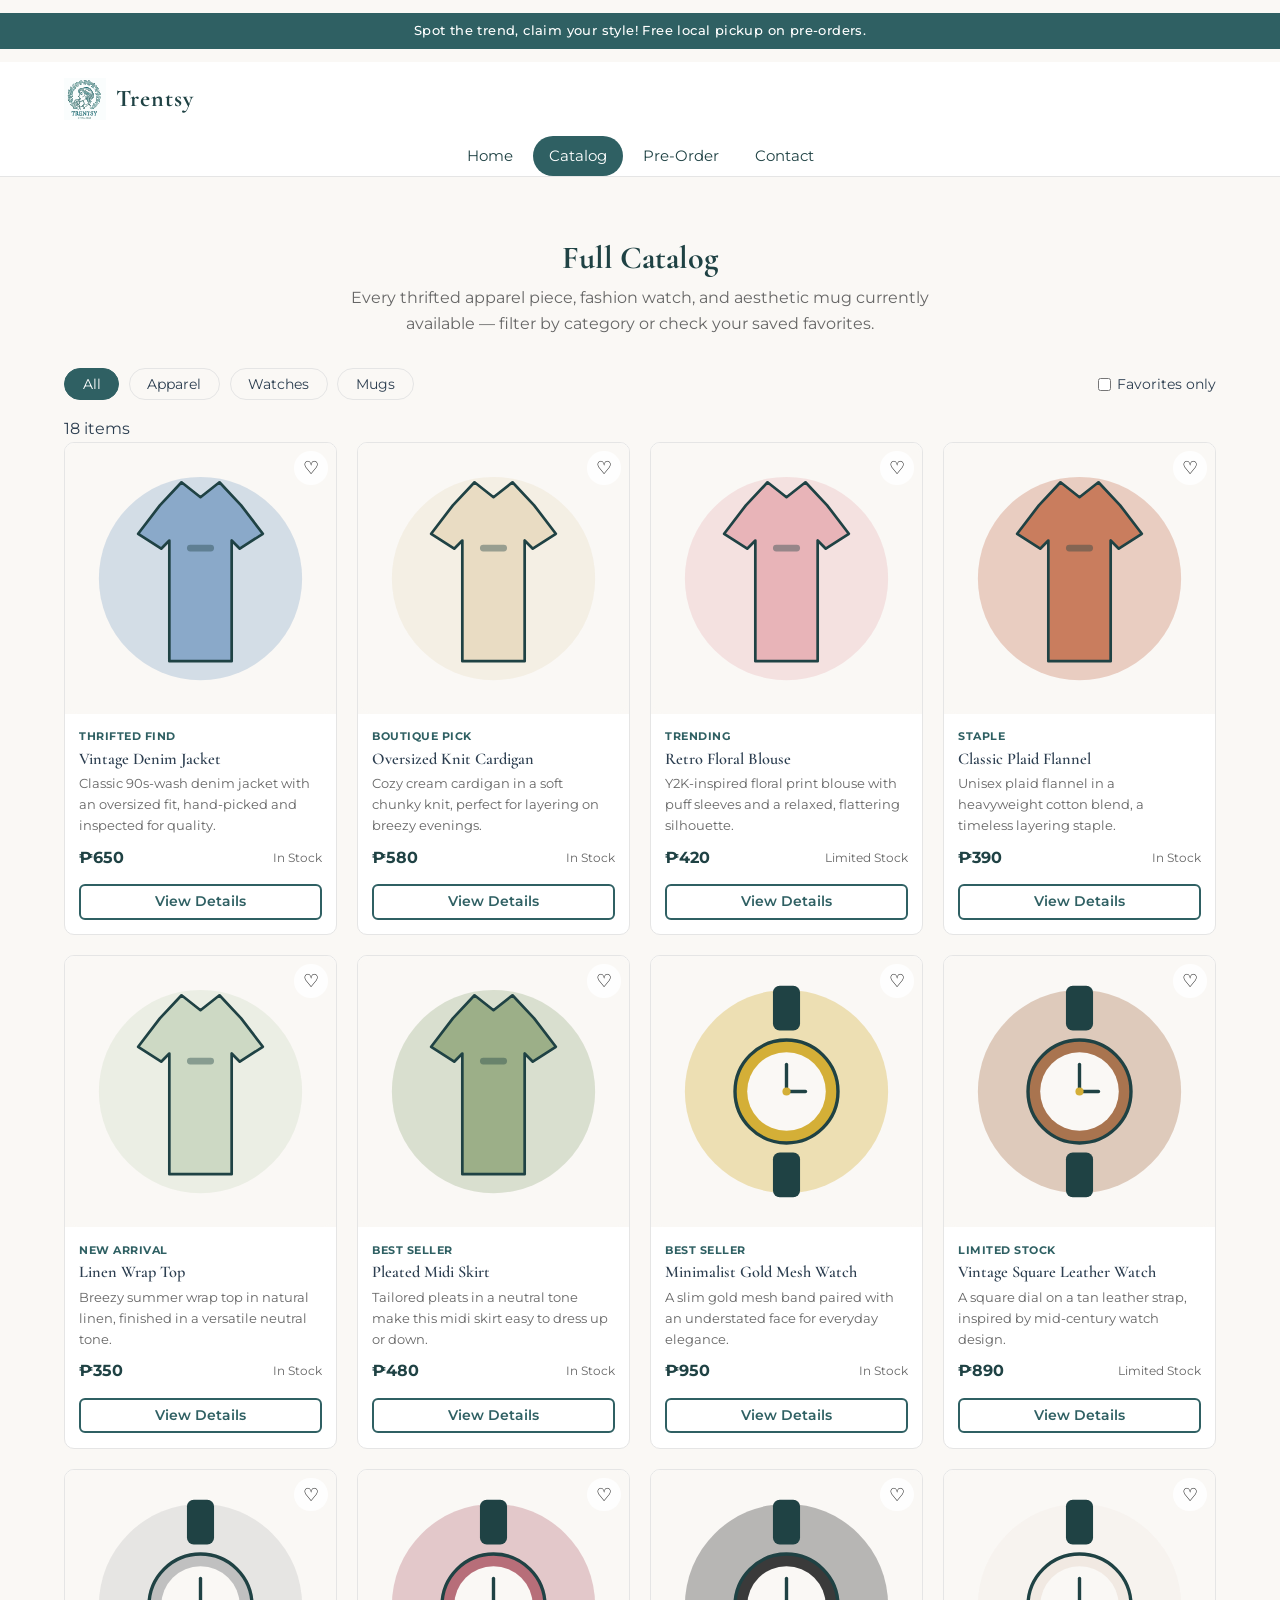
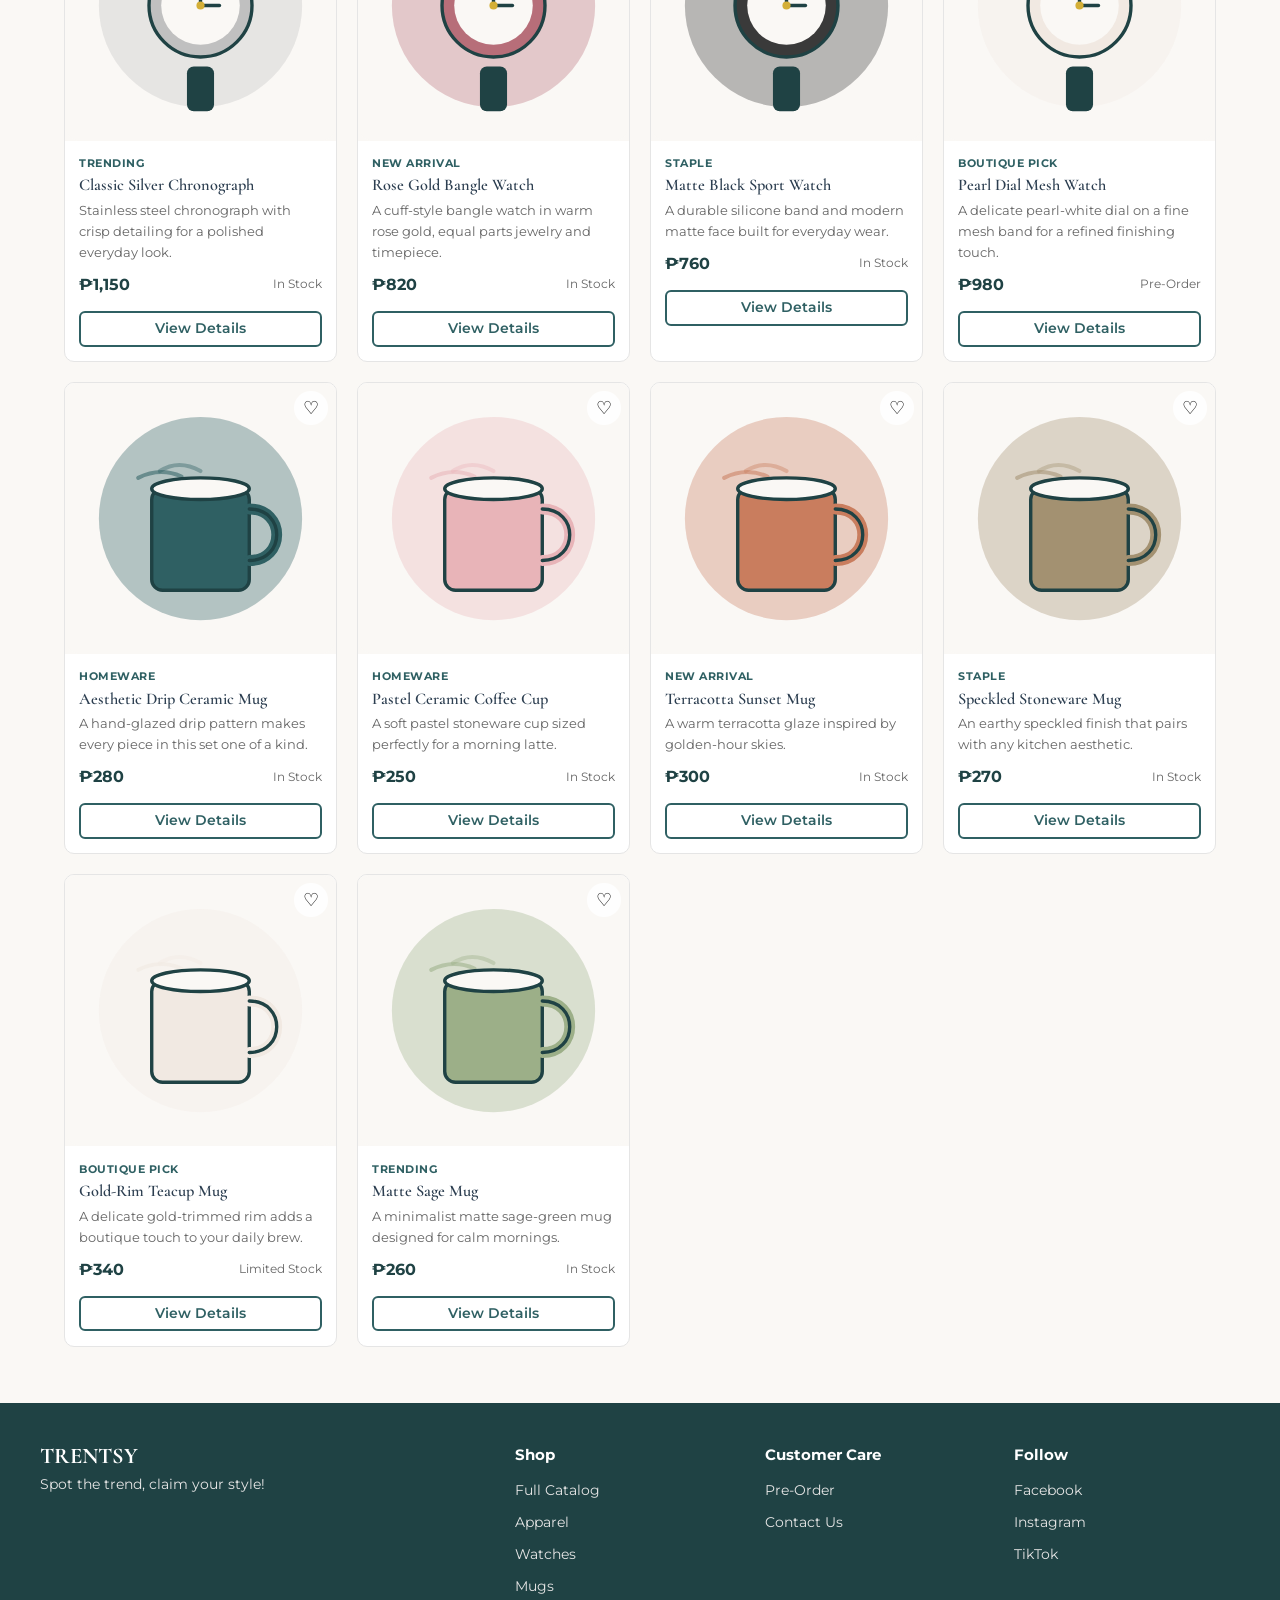
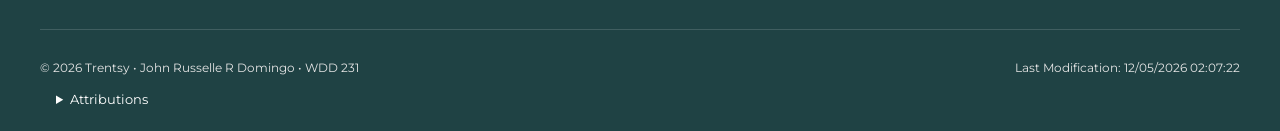
<file: final/catalog.html>
<!DOCTYPE html>
<html lang="en">
<head>
    <meta charset="UTF-8">
    <meta name="viewport" content="width=device-width, initial-scale=1.0">
    <title>Catalog | Trentsy</title>
    <meta name="description" content="Browse Trentsy's full catalog of thrifted apparel, fashion watches, and aesthetic mugs. Filter by category or view your saved favorites.">
    <meta name="author" content="John Russelle R Domingo">

    <!-- Favicon -->
    <link rel="icon" type="image/svg+xml" href="images/favicon.svg">

    <!-- Open Graph / social sharing -->
    <meta property="og:title" content="Catalog | Trentsy">
    <meta property="og:description" content="Browse the full Trentsy catalog of thrifted apparel, fashion watches, and aesthetic mugs.">
    <meta property="og:image" content="https://kiddogreed.github.io/wdd231/final/images/og-banner.svg">
    <meta property="og:url" content="https://kiddogreed.github.io/wdd231/final/catalog.html">
    <meta property="og:type" content="website">

    <!-- Google Fonts -->
    <link rel="preconnect" href="https://fonts.googleapis.com">
    <link rel="preconnect" href="https://fonts.gstatic.com" crossorigin>
    <link href="https://fonts.googleapis.com/css2?family=Cormorant+Garamond:wght@700&family=Montserrat:wght@400;500;600;700&display=swap" rel="stylesheet">

    <!-- CSS Stylesheets -->
    <link rel="stylesheet" href="styles/normalize.css">
    <link rel="stylesheet" href="styles/shop-base.css">
    <link rel="stylesheet" href="styles/shop-large.css">

    <!-- JavaScript -->
    <script src="scripts/navigation.js" defer></script>
    <script src="scripts/date.js" defer></script>
    <script type="module" src="scripts/catalog.mjs"></script>
</head>
<body>
    <a class="skip-link" href="#main-content">Skip to main content</a>

    <p class="announcement-bar">Spot the trend, claim your style! Free local pickup on pre-orders.</p>

    <header class="site-header">
        <div class="header-row">
            <a href="index.html" class="brand-logo">
                <img src="images/logo.svg" alt="Trentsy logo" width="42" height="42">
                <span>Trentsy</span>
            </a>
            <button id="hamburger" aria-label="Toggle navigation menu" aria-expanded="false" aria-controls="primary-nav">&#9776;</button>
        </div>
        <nav id="primary-nav">
            <ul>
                <li><a href="index.html">Home</a></li>
                <li><a href="catalog.html" class="active" aria-current="page">Catalog</a></li>
                <li><a href="contact.html#preorder-form">Pre-Order</a></li>
                <li><a href="contact.html#contact-info">Contact</a></li>
            </ul>
        </nav>
    </header>

    <main id="main-content">
        <div class="page-intro">
            <h1>Full Catalog</h1>
            <p>Every thrifted apparel piece, fashion watch, and aesthetic mug currently available &mdash; filter by category or check your saved favorites.</p>
        </div>

        <div class="filter-bar">
            <button type="button" class="tab-btn active" data-category="all" aria-pressed="true">All</button>
            <button type="button" class="tab-btn" data-category="apparel" aria-pressed="false">Apparel</button>
            <button type="button" class="tab-btn" data-category="watches" aria-pressed="false">Watches</button>
            <button type="button" class="tab-btn" data-category="mugs" aria-pressed="false">Mugs</button>
            <label class="favorites-toggle">
                <input type="checkbox" id="favorites-only">
                Favorites only
            </label>
        </div>

        <p class="section-heading" id="result-count">18 items</p>

        <div class="product-grid" id="catalog-grid">
            <p class="no-results">Loading catalog&hellip;</p>
        </div>
    </main>

    <dialog id="product-modal" aria-labelledby="modal-title">
        <div class="modal-inner" id="modal-content"></div>
    </dialog>

    <footer class="site-footer">
        <div class="footer-grid">
            <div class="footer-brand">
                <h3>TRENTSY</h3>
                <p>Spot the trend, claim your style!</p>
            </div>
            <div class="footer-col">
                <h4>Shop</h4>
                <ul>
                    <li><a href="catalog.html">Full Catalog</a></li>
                    <li><a href="catalog.html?category=apparel">Apparel</a></li>
                    <li><a href="catalog.html?category=watches">Watches</a></li>
                    <li><a href="catalog.html?category=mugs">Mugs</a></li>
                </ul>
            </div>
            <div class="footer-col">
                <h4>Customer Care</h4>
                <ul>
                    <li><a href="contact.html#preorder-form">Pre-Order</a></li>
                    <li><a href="contact.html#contact-info">Contact Us</a></li>
                </ul>
            </div>
            <div class="footer-col">
                <h4>Follow</h4>
                <ul>
                    <li><a href="https://facebook.com" target="_blank" rel="noopener">Facebook</a></li>
                    <li><a href="https://instagram.com" target="_blank" rel="noopener">Instagram</a></li>
                    <li><a href="https://tiktok.com" target="_blank" rel="noopener">TikTok</a></li>
                </ul>
            </div>
        </div>
        <div class="footer-bottom">
            <p>&copy; <span id="currentyear"></span> Trentsy &bull; John Russelle R Domingo &bull; WDD 231</p>
            <p id="lastModified"></p>
        </div>
        <details class="attributions-details wrapper">
            <summary>Attributions</summary>
            <p>Logo, favicon, hero motif, and all product photography are original flat-design SVG illustrations created for this project. Typefaces: <a href="https://fonts.google.com/specimen/Cormorant+Garamond" target="_blank" rel="noopener">Cormorant Garamond</a> and <a href="https://fonts.google.com/specimen/Montserrat" target="_blank" rel="noopener">Montserrat</a> via Google Fonts.</p>
        </details>
    </footer>
</body>
</html>
</file>
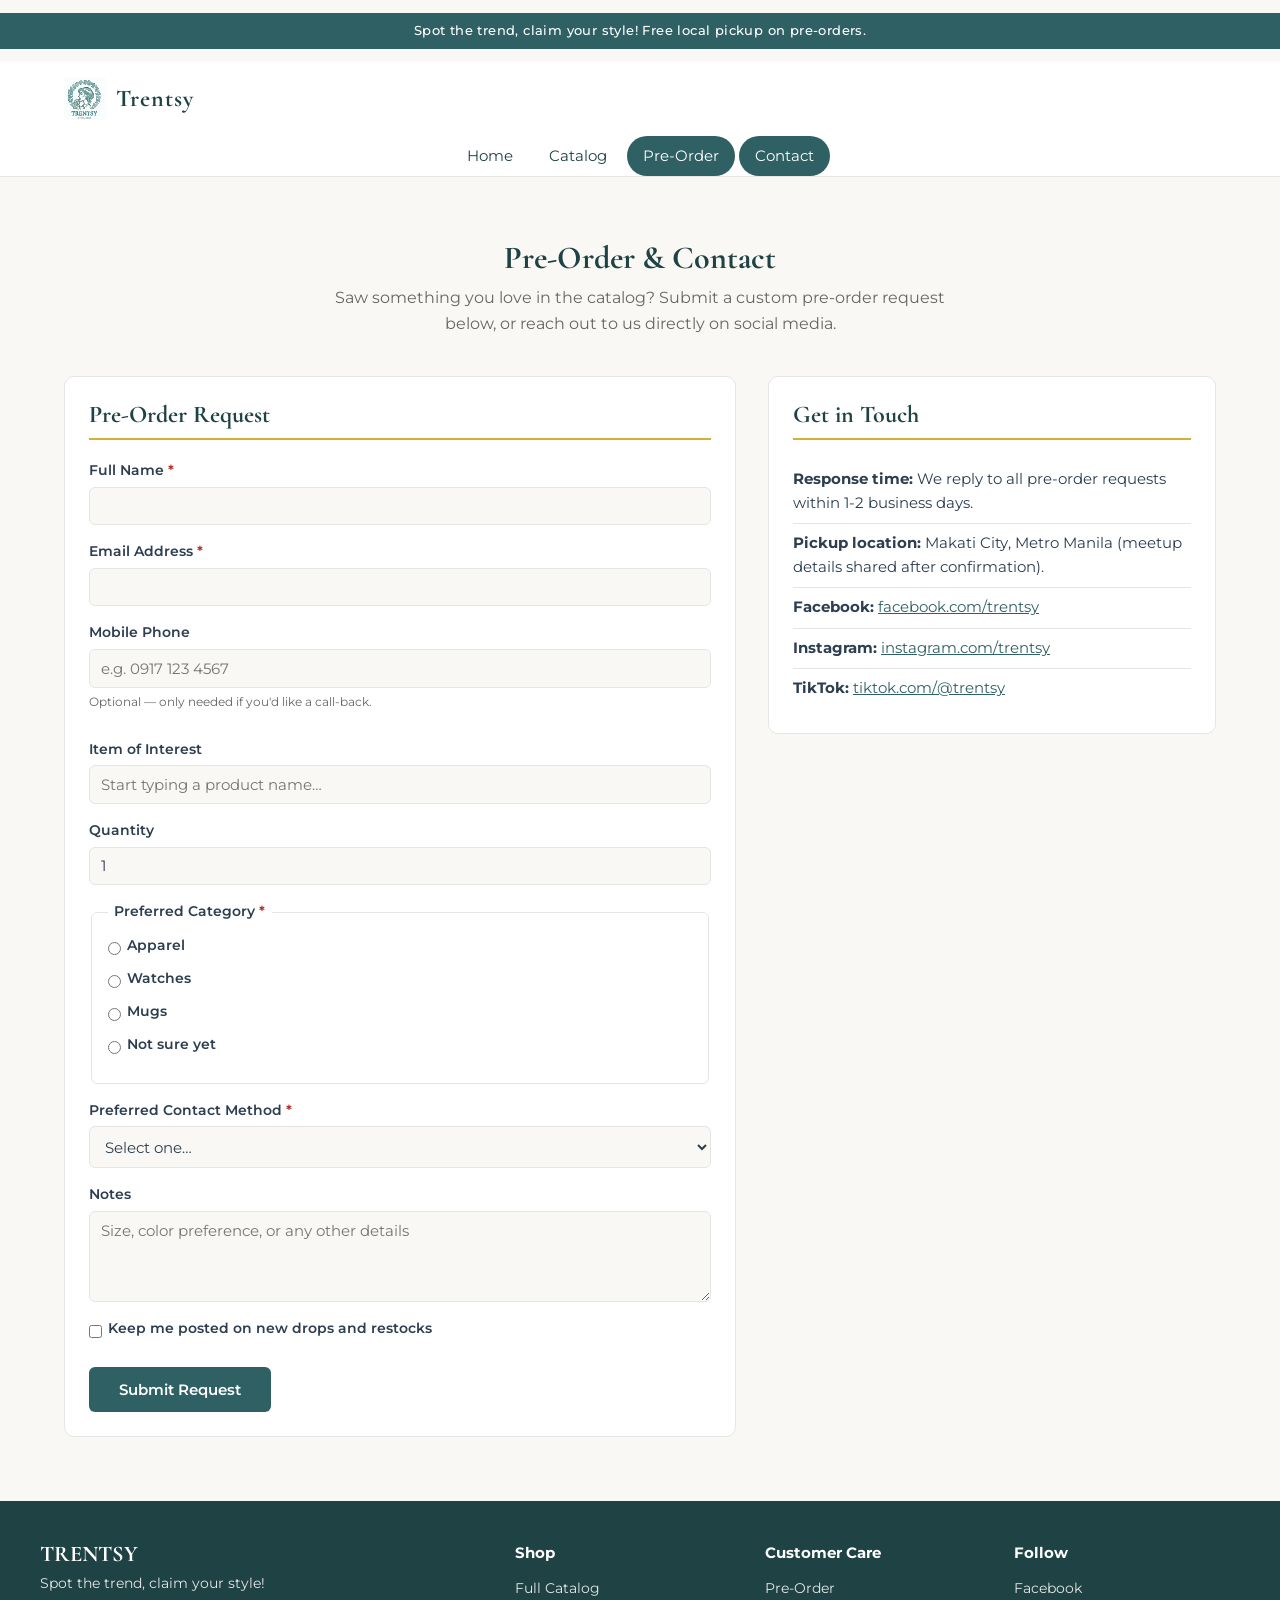
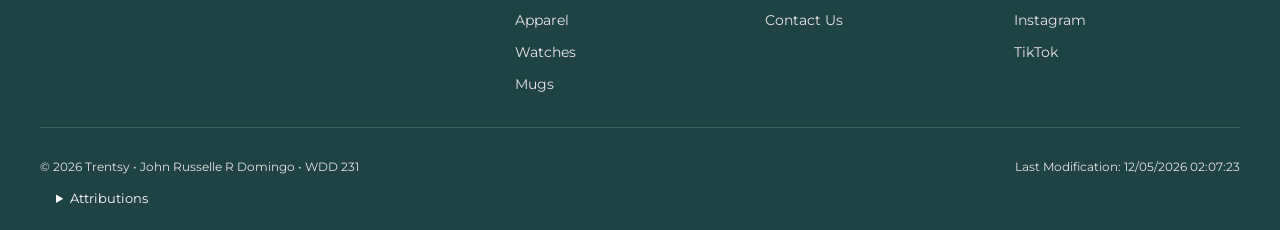
<file: final/contact.html>
<!DOCTYPE html>
<html lang="en">
<head>
    <meta charset="UTF-8">
    <meta name="viewport" content="width=device-width, initial-scale=1.0">
    <title>Pre-Order &amp; Contact | Trentsy</title>
    <meta name="description" content="Submit a custom pre-order request or get in touch with Trentsy through our social channels and business details.">
    <meta name="author" content="John Russelle R Domingo">

    <!-- Favicon -->
    <link rel="icon" type="image/svg+xml" href="images/favicon.svg">

    <!-- Open Graph / social sharing -->
    <meta property="og:title" content="Pre-Order &amp; Contact | Trentsy">
    <meta property="og:description" content="Submit a custom pre-order request or get in touch with Trentsy.">
    <meta property="og:image" content="https://kiddogreed.github.io/wdd231/final/images/og-banner.svg">
    <meta property="og:url" content="https://kiddogreed.github.io/wdd231/final/contact.html">
    <meta property="og:type" content="website">

    <!-- Google Fonts -->
    <link rel="preconnect" href="https://fonts.googleapis.com">
    <link rel="preconnect" href="https://fonts.gstatic.com" crossorigin>
    <link href="https://fonts.googleapis.com/css2?family=Cormorant+Garamond:wght@700&family=Montserrat:wght@400;500;600;700&display=swap" rel="stylesheet">

    <!-- CSS Stylesheets -->
    <link rel="stylesheet" href="styles/normalize.css">
    <link rel="stylesheet" href="styles/shop-base.css">
    <link rel="stylesheet" href="styles/shop-large.css">

    <!-- JavaScript -->
    <script src="scripts/navigation.js" defer></script>
    <script src="scripts/date.js" defer></script>
    <script type="module" src="scripts/contact.mjs"></script>
</head>
<body>
    <a class="skip-link" href="#main-content">Skip to main content</a>

    <p class="announcement-bar">Spot the trend, claim your style! Free local pickup on pre-orders.</p>

    <header class="site-header">
        <div class="header-row">
            <a href="index.html" class="brand-logo">
                <img src="images/logo.svg" alt="Trentsy logo" width="42" height="42">
                <span>Trentsy</span>
            </a>
            <button id="hamburger" aria-label="Toggle navigation menu" aria-expanded="false" aria-controls="primary-nav">&#9776;</button>
        </div>
        <nav id="primary-nav">
            <ul>
                <li><a href="index.html">Home</a></li>
                <li><a href="catalog.html">Catalog</a></li>
                <li><a href="contact.html#preorder-form" class="active" aria-current="page">Pre-Order</a></li>
                <li><a href="contact.html#contact-info" class="active" aria-current="page">Contact</a></li>
            </ul>
        </nav>
    </header>

    <main id="main-content">
        <div class="page-intro">
            <h1>Pre-Order &amp; Contact</h1>
            <p>Saw something you love in the catalog? Submit a custom pre-order request below, or reach out to us directly on social media.</p>
        </div>

        <div class="contact-sections">
            <section class="contact-card" id="preorder-form-section" aria-labelledby="preorder-heading">
                <h2 id="preorder-heading">Pre-Order Request</h2>
                <form id="preorder-form" action="form-action.html" method="get">
                    <div class="form-row">
                        <label for="full-name">Full Name <span class="required">*</span></label>
                        <input type="text" id="full-name" name="full-name" autocomplete="name" required minlength="2">
                    </div>

                    <div class="form-row">
                        <label for="email">Email Address <span class="required">*</span></label>
                        <input type="email" id="email" name="email" autocomplete="email" required>
                    </div>

                    <div class="form-row">
                        <label for="phone">Mobile Phone</label>
                        <input type="tel" id="phone" name="phone" autocomplete="tel" pattern="[0-9+()\-\s]{7,15}" placeholder="e.g. 0917 123 4567">
                        <p class="hint">Optional &mdash; only needed if you'd like a call-back.</p>
                    </div>

                    <div class="form-row">
                        <label for="item-interest">Item of Interest</label>
                        <input type="text" id="item-interest" name="item-interest" list="item-options" placeholder="Start typing a product name&hellip;">
                        <datalist id="item-options"></datalist>
                    </div>

                    <div class="form-row">
                        <label for="quantity">Quantity</label>
                        <input type="number" id="quantity" name="quantity" min="1" max="10" value="1">
                    </div>

                    <fieldset>
                        <legend>Preferred Category <span class="required">*</span></legend>
                        <div class="radio-row">
                            <input type="radio" id="cat-apparel" name="preferred-category" value="apparel" required>
                            <label for="cat-apparel">Apparel</label>
                        </div>
                        <div class="radio-row">
                            <input type="radio" id="cat-watches" name="preferred-category" value="watches">
                            <label for="cat-watches">Watches</label>
                        </div>
                        <div class="radio-row">
                            <input type="radio" id="cat-mugs" name="preferred-category" value="mugs">
                            <label for="cat-mugs">Mugs</label>
                        </div>
                        <div class="radio-row">
                            <input type="radio" id="cat-unsure" name="preferred-category" value="not-sure">
                            <label for="cat-unsure">Not sure yet</label>
                        </div>
                    </fieldset>

                    <div class="form-row">
                        <label for="contact-method">Preferred Contact Method <span class="required">*</span></label>
                        <select id="contact-method" name="contact-method" required>
                            <option value="">Select one&hellip;</option>
                            <option value="email">Email</option>
                            <option value="messenger">Facebook Messenger</option>
                            <option value="instagram">Instagram DM</option>
                        </select>
                    </div>

                    <div class="form-row">
                        <label for="message">Notes</label>
                        <textarea id="message" name="message" rows="4" placeholder="Size, color preference, or any other details"></textarea>
                    </div>

                    <div class="form-row">
                        <div class="checkbox-row">
                            <input type="checkbox" id="newsletter" name="newsletter">
                            <label for="newsletter">Keep me posted on new drops and restocks</label>
                        </div>
                    </div>

                    <button type="submit" class="btn btn-primary">Submit Request</button>
                </form>
            </section>

            <section class="contact-card" id="contact-info" aria-labelledby="contact-heading">
                <h2 id="contact-heading">Get in Touch</h2>
                <ul class="contact-info-list">
                    <li><strong>Response time:</strong> We reply to all pre-order requests within 1-2 business days.</li>
                    <li><strong>Pickup location:</strong> Makati City, Metro Manila (meetup details shared after confirmation).</li>
                    <li><strong>Facebook:</strong> <a href="https://facebook.com" target="_blank" rel="noopener">facebook.com/trentsy</a></li>
                    <li><strong>Instagram:</strong> <a href="https://instagram.com" target="_blank" rel="noopener">instagram.com/trentsy</a></li>
                    <li><strong>TikTok:</strong> <a href="https://tiktok.com" target="_blank" rel="noopener">tiktok.com/@trentsy</a></li>
                </ul>
            </section>
        </div>
    </main>

    <footer class="site-footer">
        <div class="footer-grid">
            <div class="footer-brand">
                <h3>TRENTSY</h3>
                <p>Spot the trend, claim your style!</p>
            </div>
            <div class="footer-col">
                <h4>Shop</h4>
                <ul>
                    <li><a href="catalog.html">Full Catalog</a></li>
                    <li><a href="catalog.html?category=apparel">Apparel</a></li>
                    <li><a href="catalog.html?category=watches">Watches</a></li>
                    <li><a href="catalog.html?category=mugs">Mugs</a></li>
                </ul>
            </div>
            <div class="footer-col">
                <h4>Customer Care</h4>
                <ul>
                    <li><a href="contact.html#preorder-form">Pre-Order</a></li>
                    <li><a href="contact.html#contact-info">Contact Us</a></li>
                </ul>
            </div>
            <div class="footer-col">
                <h4>Follow</h4>
                <ul>
                    <li><a href="https://facebook.com" target="_blank" rel="noopener">Facebook</a></li>
                    <li><a href="https://instagram.com" target="_blank" rel="noopener">Instagram</a></li>
                    <li><a href="https://tiktok.com" target="_blank" rel="noopener">TikTok</a></li>
                </ul>
            </div>
        </div>
        <div class="footer-bottom">
            <p>&copy; <span id="currentyear"></span> Trentsy &bull; John Russelle R Domingo &bull; WDD 231</p>
            <p id="lastModified"></p>
        </div>
        <details class="attributions-details wrapper">
            <summary>Attributions</summary>
            <p>Logo, favicon, hero motif, and all product photography are original flat-design SVG illustrations created for this project. Typefaces: <a href="https://fonts.google.com/specimen/Cormorant+Garamond" target="_blank" rel="noopener">Cormorant Garamond</a> and <a href="https://fonts.google.com/specimen/Montserrat" target="_blank" rel="noopener">Montserrat</a> via Google Fonts.</p>
        </details>
    </footer>
</body>
</html>
</file>
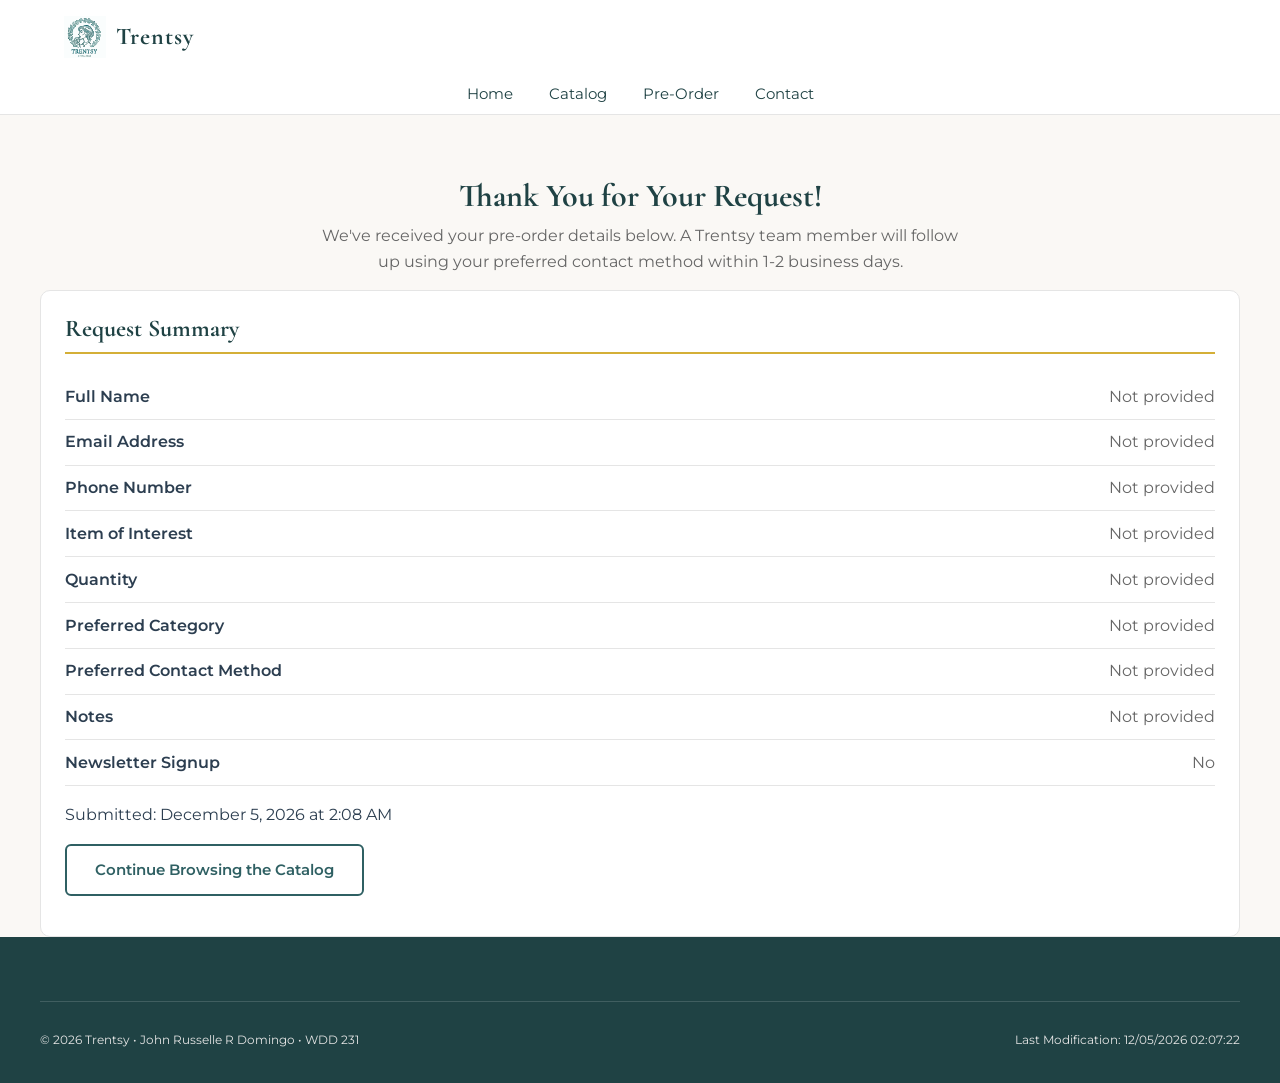
<file: final/form-action.html>
<!DOCTYPE html>
<html lang="en">
<head>
    <meta charset="UTF-8">
    <meta name="viewport" content="width=device-width, initial-scale=1.0">
    <title>Request Received | Trentsy</title>
    <meta name="description" content="Confirmation summary for a Trentsy pre-order request submission.">
    <meta name="author" content="John Russelle R Domingo">
    <meta name="robots" content="noindex">

    <!-- Favicon -->
    <link rel="icon" type="image/svg+xml" href="images/favicon.svg">

    <!-- Open Graph / social sharing -->
    <meta property="og:title" content="Request Received | Trentsy">
    <meta property="og:description" content="Confirmation summary for a Trentsy pre-order request submission.">
    <meta property="og:image" content="https://kiddogreed.github.io/wdd231/final/images/og-banner.svg">
    <meta property="og:url" content="https://kiddogreed.github.io/wdd231/final/form-action.html">
    <meta property="og:type" content="website">

    <!-- Google Fonts -->
    <link rel="preconnect" href="https://fonts.googleapis.com">
    <link rel="preconnect" href="https://fonts.gstatic.com" crossorigin>
    <link href="https://fonts.googleapis.com/css2?family=Cormorant+Garamond:wght@700&family=Montserrat:wght@400;500;600;700&display=swap" rel="stylesheet">

    <!-- CSS Stylesheets -->
    <link rel="stylesheet" href="styles/normalize.css">
    <link rel="stylesheet" href="styles/shop-base.css">
    <link rel="stylesheet" href="styles/shop-large.css">

    <!-- JavaScript -->
    <script src="scripts/navigation.js" defer></script>
    <script src="scripts/date.js" defer></script>
    <script type="module" src="scripts/form-action.mjs"></script>
</head>
<body>
    <a class="skip-link" href="#main-content">Skip to main content</a>

    <header class="site-header">
        <div class="header-row">
            <a href="index.html" class="brand-logo">
                <img src="images/logo.svg" alt="Trentsy logo" width="42" height="42">
                <span>Trentsy</span>
            </a>
            <button id="hamburger" aria-label="Toggle navigation menu" aria-expanded="false" aria-controls="primary-nav">&#9776;</button>
        </div>
        <nav id="primary-nav">
            <ul>
                <li><a href="index.html">Home</a></li>
                <li><a href="catalog.html">Catalog</a></li>
                <li><a href="contact.html#preorder-form">Pre-Order</a></li>
                <li><a href="contact.html#contact-info">Contact</a></li>
            </ul>
        </nav>
    </header>

    <main id="main-content">
        <div class="page-intro">
            <h1>Thank You for Your Request!</h1>
            <p>We've received your pre-order details below. A Trentsy team member will follow up using your preferred contact method within 1-2 business days.</p>
        </div>

        <section class="contact-card summary-card wrapper" aria-labelledby="summary-heading">
            <h2 id="summary-heading">Request Summary</h2>
            <dl id="order-details"></dl>
            <p class="hint">Submitted: <span id="submitted-at"></span></p>
            <p><a href="catalog.html" class="btn btn-outline">Continue Browsing the Catalog</a></p>
        </section>
    </main>

    <footer class="site-footer">
        <div class="footer-bottom">
            <p>&copy; <span id="currentyear"></span> Trentsy &bull; John Russelle R Domingo &bull; WDD 231</p>
            <p id="lastModified"></p>
        </div>
    </footer>
</body>
</html>
</file>
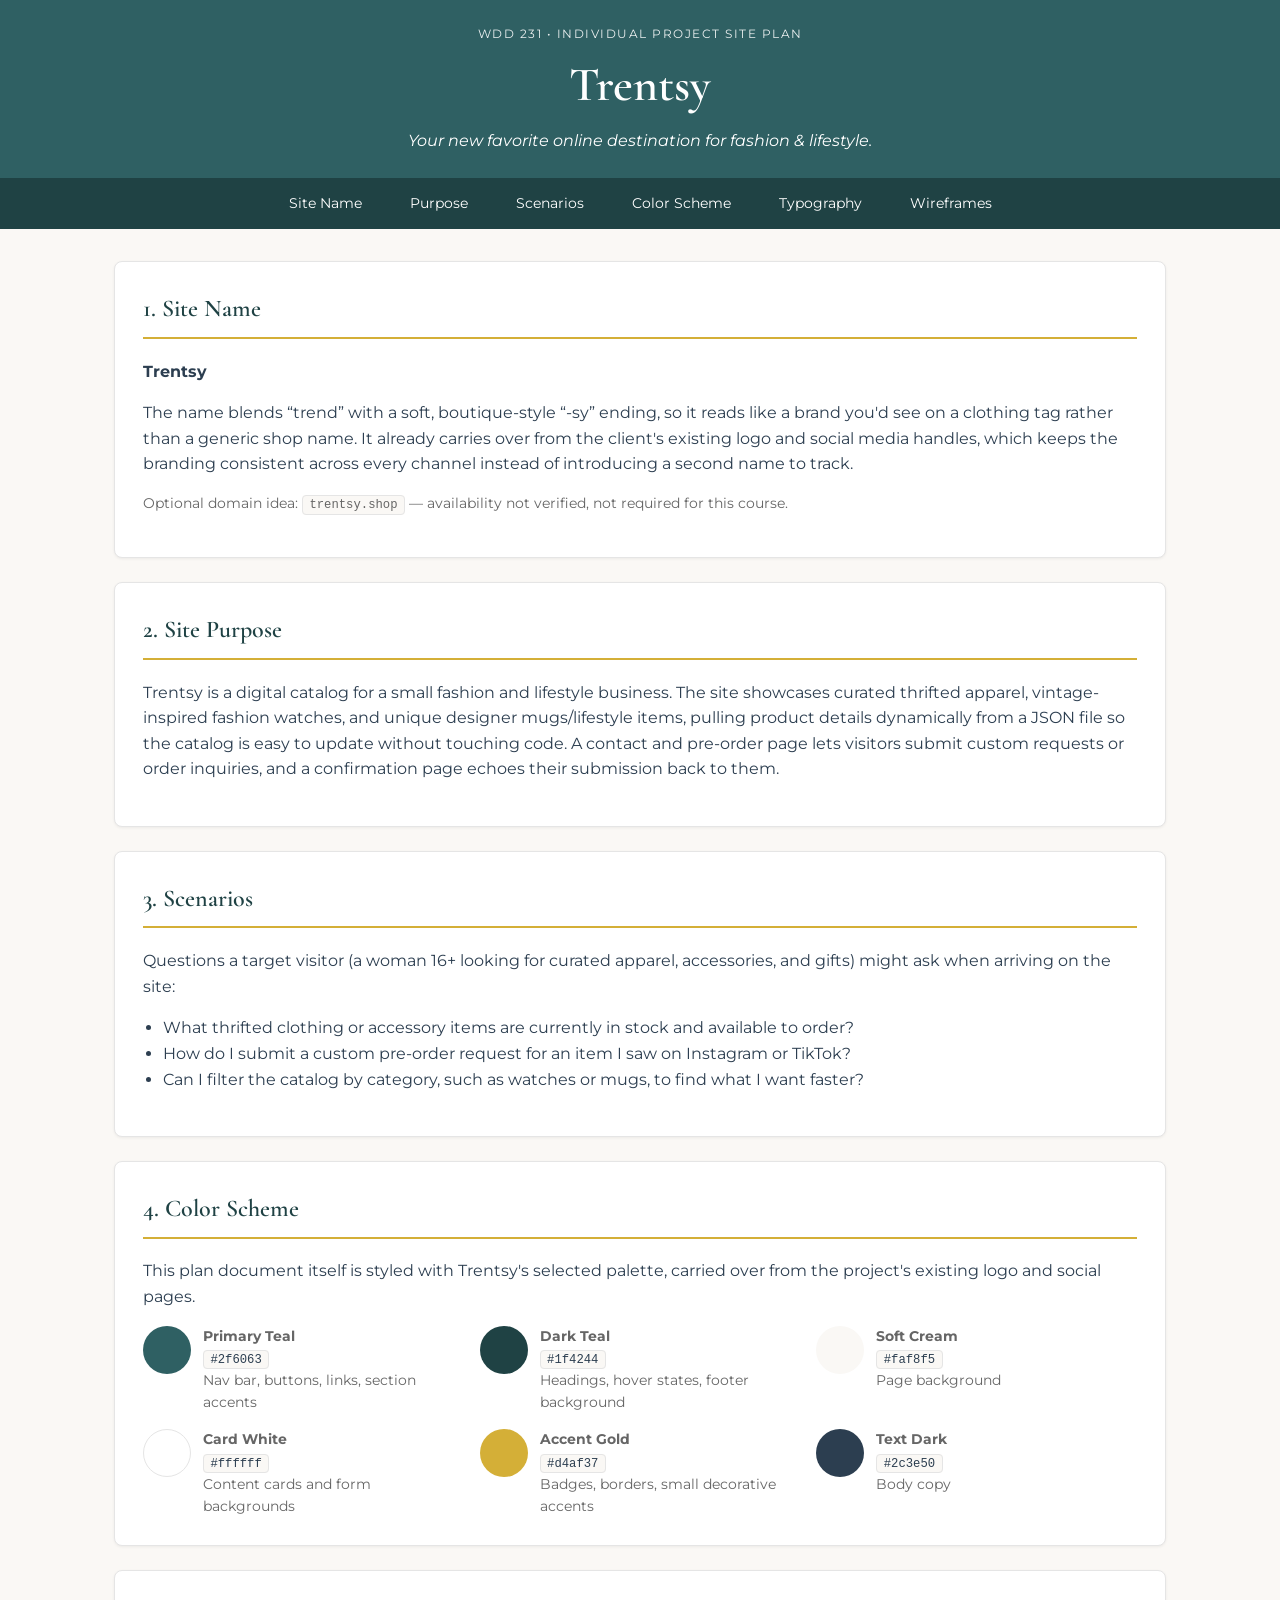
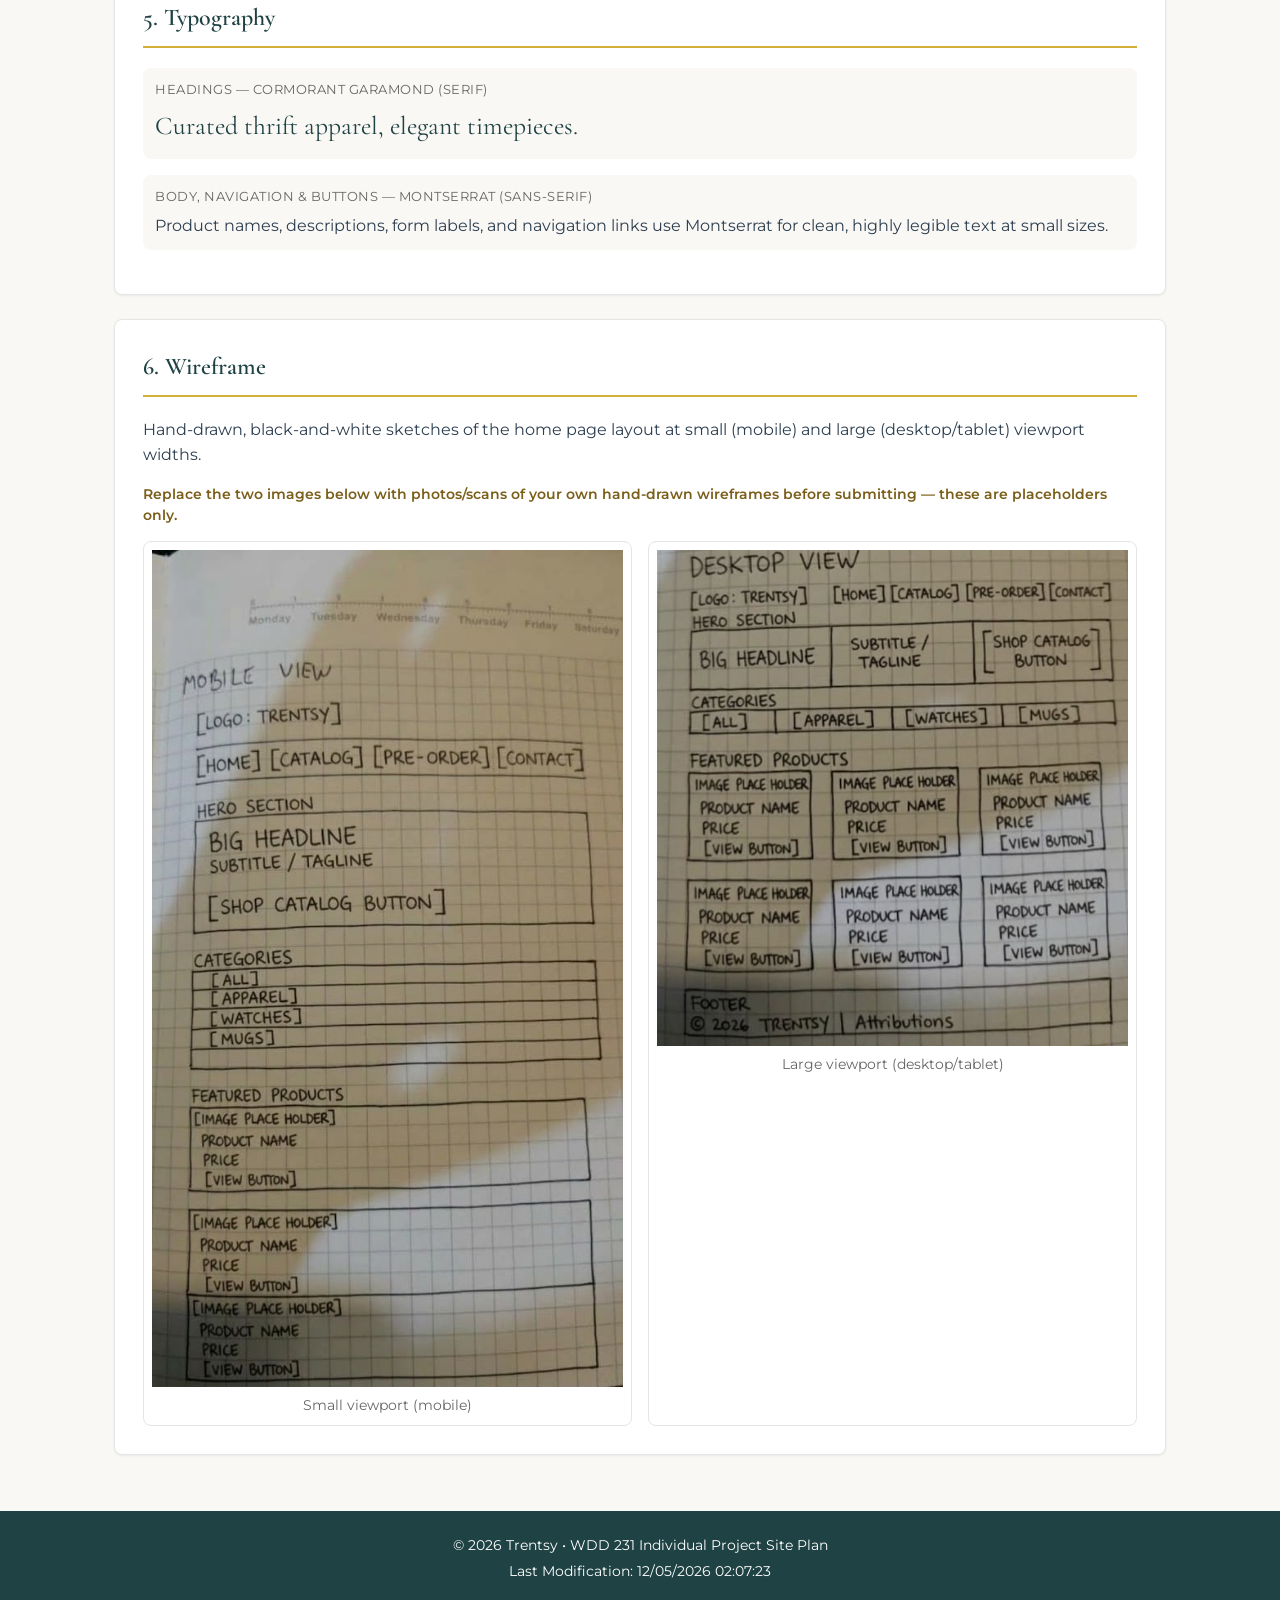
<file: final/site-plan.html>
<!DOCTYPE html>
<html lang="en">
<head>
    <meta charset="UTF-8">
    <meta name="viewport" content="width=device-width, initial-scale=1.0">
    <title>Trentsy | Website Plan</title>
    <meta name="description" content="Site plan for Trentsy, a curated fashion and lifestyle e-commerce site: purpose, audience scenarios, color scheme, typography, and wireframes.">

    <link rel="icon" type="image/x-icon" href="../images/favicon.ico">

    <!-- Google Fonts: Cormorant Garamond (headings) + Montserrat (body) -->
    <link rel="preconnect" href="https://fonts.googleapis.com">
    <link rel="preconnect" href="https://fonts.gstatic.com" crossorigin>
    <link href="https://fonts.googleapis.com/css2?family=Cormorant+Garamond:wght@500;600;700&family=Montserrat:wght@300;400;500;600;700&display=swap" rel="stylesheet">

    <link rel="stylesheet" href="styles/normalize.css">
    <link rel="stylesheet" href="styles/small.css">
    <link rel="stylesheet" href="styles/larger.css">

    <script src="scripts/date.js" defer></script>
</head>
<body>
    <header>
        <p class="eyebrow">WDD 231 &bull; Individual Project Site Plan</p>
        <h1>Trentsy</h1>
        <p class="header-tagline">Your new favorite online destination for fashion &amp; lifestyle.</p>
    </header>

    <nav>
        <ul>
            <li><a href="#site-name">Site Name</a></li>
            <li><a href="#site-purpose">Purpose</a></li>
            <li><a href="#scenarios">Scenarios</a></li>
            <li><a href="#color-scheme">Color Scheme</a></li>
            <li><a href="#typography">Typography</a></li>
            <li><a href="#wireframes">Wireframes</a></li>
        </ul>
    </nav>

    <main>
        <section id="site-name" class="card">
            <h2>1. Site Name</h2>
            <p><strong>Trentsy</strong></p>
            <p>The name blends &ldquo;trend&rdquo; with a soft, boutique-style &ldquo;-sy&rdquo; ending, so it reads
                like a brand you'd see on a clothing tag rather than a generic shop name. It already carries over
                from the client's existing logo and social media handles, which keeps the branding consistent across
                every channel instead of introducing a second name to track.</p>
            <p class="meta">Optional domain idea: <code>trentsy.shop</code> &mdash; availability not verified, not
                required for this course.</p>
        </section>

        <section id="site-purpose" class="card">
            <h2>2. Site Purpose</h2>
            <p>Trentsy is a digital catalog for a small fashion and lifestyle business. The site showcases curated
                thrifted apparel, vintage-inspired fashion watches, and unique designer mugs/lifestyle items, pulling
                product details dynamically from a JSON file so the catalog is easy to update without touching code.
                A contact and pre-order page lets visitors submit custom requests or order inquiries, and a
                confirmation page echoes their submission back to them.</p>
        </section>

        <section id="scenarios" class="card">
            <h2>3. Scenarios</h2>
            <p>Questions a target visitor (a woman 16+ looking for curated apparel, accessories, and gifts) might ask
                when arriving on the site:</p>
            <ul>
                <li>What thrifted clothing or accessory items are currently in stock and available to order?</li>
                <li>How do I submit a custom pre-order request for an item I saw on Instagram or TikTok?</li>
                <li>Can I filter the catalog by category, such as watches or mugs, to find what I want faster?</li>
            </ul>
        </section>

        <section id="color-scheme" class="card">
            <h2>4. Color Scheme</h2>
            <p>This plan document itself is styled with Trentsy's selected palette, carried over from the project's
                existing logo and social pages.</p>
            <div class="swatch-grid">
                <div class="swatch">
                    <span class="swatch-color" style="background-color:#2f6063;"></span>
                    <p><strong>Primary Teal</strong><br><code>#2f6063</code><br>Nav bar, buttons, links, section
                        accents</p>
                </div>
                <div class="swatch">
                    <span class="swatch-color" style="background-color:#1f4244;"></span>
                    <p><strong>Dark Teal</strong><br><code>#1f4244</code><br>Headings, hover states, footer
                        background</p>
                </div>
                <div class="swatch">
                    <span class="swatch-color swatch-light" style="background-color:#faf8f5;"></span>
                    <p><strong>Soft Cream</strong><br><code>#faf8f5</code><br>Page background</p>
                </div>
                <div class="swatch">
                    <span class="swatch-color swatch-light" style="background-color:#ffffff; border:1px solid #e5e5e5;"></span>
                    <p><strong>Card White</strong><br><code>#ffffff</code><br>Content cards and form backgrounds</p>
                </div>
                <div class="swatch">
                    <span class="swatch-color" style="background-color:#d4af37;"></span>
                    <p><strong>Accent Gold</strong><br><code>#d4af37</code><br>Badges, borders, small decorative
                        accents</p>
                </div>
                <div class="swatch">
                    <span class="swatch-color" style="background-color:#2c3e50;"></span>
                    <p><strong>Text Dark</strong><br><code>#2c3e50</code><br>Body copy</p>
                </div>
            </div>
        </section>

        <section id="typography" class="card">
            <h2>5. Typography</h2>
            <div class="type-sample">
                <p class="font-label">Headings &mdash; Cormorant Garamond (serif)</p>
                <p class="font-heading-sample">Curated thrift apparel, elegant timepieces.</p>
            </div>
            <div class="type-sample">
                <p class="font-label">Body, navigation &amp; buttons &mdash; Montserrat (sans-serif)</p>
                <p class="font-body-sample">Product names, descriptions, form labels, and navigation links use
                    Montserrat for clean, highly legible text at small sizes.</p>
            </div>
        </section>

        <section id="wireframes" class="card">
            <h2>6. Wireframe</h2>
            <p>Hand-drawn, black-and-white sketches of the home page layout at small (mobile) and large
                (desktop/tablet) viewport widths.</p>
            <p class="placeholder-note">Replace the two images below with photos/scans of your own hand-drawn
                wireframes before submitting &mdash; these are placeholders only.</p>
            <div class="wireframe-grid">
                <figure>
                    <img src="images/mobileView.jpg" alt="Hand-drawn black and white wireframe sketch of the Trentsy home page on a small (mobile) viewport" loading="lazy">
                    <figcaption>Small viewport (mobile)</figcaption>
                </figure>
                <figure>
                    <img src="images/desktopView.jpg" alt="Hand-drawn black and white wireframe sketch of the Trentsy home page on a large (desktop/tablet) viewport" loading="lazy">
                    <figcaption>Large viewport (desktop/tablet)</figcaption>
                </figure>
            </div>
        </section>
    </main>

    <footer>
        <p>&copy; <span id="currentyear"></span> Trentsy &bull; WDD 231 Individual Project Site Plan</p>
        <p id="lastModified"></p>
    </footer>
</body>
</html>
</file>
<file: styles/small.css>
/* ==========================================================================
   Base variables & reset
   ========================================================================== */
:root {
    --color-primary: #1b3a4b;
    --color-primary-dark: #10262f;
    --color-accent: #ff8552;
    --color-accent-dark: #e0703f;
    --bg-body: #f4f7f8;
    --bg-card: #ffffff;
    --text-main: #1b2b34;
    --text-muted: #55707a;
    --completed-bg: #e3f6e8;
    --completed-border: #1f7a37;
    --not-completed-bg: #fdeceb;
    --not-completed-border: #b3413d;
    --radius: 8px;
    --font-body: 'Poppins', sans-serif;
}

*,
*::before,
*::after {
    box-sizing: border-box;
}

body {
    font-family: var(--font-body);
    background-color: var(--bg-body);
    color: var(--text-main);
    line-height: 1.6;
}

h1,
h2 {
    font-weight: 600;
}

img {
    max-width: 100%;
    height: auto;
    display: block;
}

/* ==========================================================================
   Header
   ========================================================================== */
header {
    background-color: var(--color-primary);
    color: #fff;
    display: flex;
    justify-content: space-between;
    align-items: center;
    padding: 0.75rem 1rem;
    position: sticky;
    top: 0;
    z-index: 100;
}

.logo-container {
    display: flex;
    align-items: center;
    gap: 0.6rem;
    font-size: 1.15rem;
    font-weight: 600;
    letter-spacing: 0.5px;
}

#hamburger {
    background: none;
    border: none;
    color: #fff;
    font-size: 1.8rem;
    line-height: 1;
    cursor: pointer;
    padding: 0.25rem 0.5rem;
}

/* ==========================================================================
   Navigation
   ========================================================================== */
nav {
    background-color: var(--color-primary-dark);
    display: none;
}

nav.open {
    display: block;
}

nav ul {
    list-style-type: none;
    margin: 0;
    padding: 0;
}

nav a {
    display: block;
    color: #fff;
    text-decoration: none;
    padding: 0.9rem 1rem;
    text-align: center;
    border-left: 4px solid transparent;
    transition: background-color 0.15s ease, border-color 0.15s ease;
}

nav a:hover,
nav a:focus {
    background-color: var(--color-accent-dark);
}

nav a.active {
    border-left-color: var(--color-accent);
    font-weight: 600;
}

/* ==========================================================================
   Main layout
   ========================================================================== */
main {
    padding: 1.25rem 1rem;
    max-width: 1200px;
    margin: 0 auto;
}

main > h1 {
    margin-top: 0;
}

.card {
    background-color: var(--bg-card);
    border: 1px solid #dde4e6;
    border-radius: var(--radius);
    padding: 1rem;
    margin-bottom: 1.25rem;
    box-shadow: 0 1px 3px rgba(0, 0, 0, 0.06);
}

.card h2 {
    margin: -1rem -1rem 1rem -1rem;
    background-color: var(--color-primary);
    color: #fff;
    padding: 0.6rem 1rem;
    text-align: center;
    border-radius: var(--radius) var(--radius) 0 0;
}

.card p {
    color: var(--text-main);
}

.grid-container {
    display: grid;
    grid-template-columns: 1fr;
    gap: 1rem;
}

/* ==========================================================================
   Courses section
   ========================================================================== */
.filter-buttons {
    display: flex;
    flex-wrap: wrap;
    justify-content: center;
    gap: 0.5rem;
    margin-bottom: 1rem;
}

.filter-buttons button {
    padding: 0.5rem 1.5rem;
    border: 1px solid var(--color-primary);
    background-color: #fff;
    color: var(--color-primary);
    cursor: pointer;
    border-radius: var(--radius);
    font-family: var(--font-body);
    transition: background-color 0.15s ease, color 0.15s ease;
}

.filter-buttons button:hover {
    background-color: var(--color-primary);
    color: #fff;
}

.filter-buttons button.filter-active {
    background-color: var(--color-accent);
    border-color: var(--color-accent);
    color: var(--text-main);
}

.courses-grid {
    display: grid;
    grid-template-columns: 1fr;
    gap: 0.75rem;
}

.course-card {
    padding: 1rem;
    border-radius: var(--radius);
}

.course-card h3 {
    margin: 0 0 0.35rem 0;
}

.course-card p {
    margin: 0.2rem 0;
    font-size: 0.9rem;
    color: var(--text-muted);
}

.course-card .status {
    display: inline-block;
    margin-top: 0.5rem;
    font-size: 0.8rem;
    font-weight: 600;
    text-transform: uppercase;
    letter-spacing: 0.5px;
}

.course-card.completed {
    background-color: var(--completed-bg);
    border: 2px solid var(--completed-border);
}

.course-card.completed .status {
    color: var(--completed-border);
}

.course-card.not-completed {
    background-color: var(--not-completed-bg);
    border: 2px solid var(--not-completed-border);
}

.course-card.not-completed .status {
    color: var(--not-completed-border);
}

#total-credits {
    text-align: center;
    font-weight: 600;
    margin-top: 1rem;
}

/* ==========================================================================
   Footer
   ========================================================================== */
footer {
    background-color: var(--color-primary);
    color: #fff;
    text-align: center;
    padding: 1.5rem 1rem;
}

.social-links {
    display: flex;
    justify-content: center;
    flex-wrap: wrap;
    gap: 0.75rem;
    margin-bottom: 0.75rem;
}

.icon-badge {
    display: inline-flex;
    align-items: center;
    justify-content: center;
    width: 2.25rem;
    height: 2.25rem;
    border-radius: 50%;
    background-color: rgba(0, 0, 0, 0.2);
    color: #fff;
    font-size: 0.75rem;
    font-weight: 700;
    letter-spacing: 0.5px;
    transition: background-color 0.15s ease;
}

.icon-badge:hover {
    background-color: var(--color-accent);
}

footer p {
    margin: 0.25rem 0;
    font-size: 0.9rem;
}
</file>
<file: styles/larger.css>
/* ==========================================================================
   Larger screens (768px and up): horizontal nav, multi-column layout
   ========================================================================== */
@media (min-width: 768px) {
    #hamburger {
        display: none;
    }

    nav {
        display: block !important;
        background-color: var(--color-primary-dark);
    }

    nav ul {
        display: flex;
        justify-content: center;
    }

    nav li {
        flex: 0 1 auto;
    }

    nav a {
        border-left: none;
        border-bottom: 4px solid transparent;
        padding: 1rem 1.5rem;
    }

    nav a.active {
        border-left-color: transparent;
        border-bottom-color: var(--color-accent);
    }

    main {
        padding: 2rem 1.5rem;
    }

    .grid-container {
        grid-template-columns: 2fr 1fr;
        align-items: start;
    }

    .courses-grid {
        grid-template-columns: repeat(3, 1fr);
    }

    .card {
        padding: 1.5rem;
    }

    .card h2 {
        margin: -1.5rem -1.5rem 1.5rem -1.5rem;
    }
}
</file>
<file: chamber/styles/small.css>
/* ==========================================================================
   Base variables & reset
   ========================================================================== */
:root {
    --color-primary: #1b3a4b;
    --color-primary-dark: #10262f;
    --color-primary-dark-rgb: 16, 38, 47;
    --color-accent: #ff8552;
    --color-accent-dark: #e0703f;
    /* darker accent used for text/links so it meets the 4.5:1 WCAG AA contrast ratio on light backgrounds */
    --color-accent-link: #ba4d1e;
    --color-white: #fff;
    --color-error: #c0392b;
    --bg-body: #f4f7f8;
    --bg-card: #ffffff;
    --text-main: #1b2b34;
    --text-muted: #55707a;
    --border-light: #dde4e6;
    --input-border: #b9c4c9;
    --shadow-card: 0 1px 3px rgba(0, 0, 0, 0.06);
    --shadow-modal: 0 8px 24px rgba(0, 0, 0, 0.25);
    --member-bg: #f0e6d2;
    --member-text: #7a5b1e;
    --silver-bg: #e7ebee;
    --silver-border: #9aa7ad;
    /* darker variants used for badge text so they meet the 4.5:1 WCAG AA contrast ratio on their badge backgrounds */
    --silver-text: #57656b;
    --gold-bg: #fdf3d9;
    --gold-border: #d9a441;
    --gold-text: #87611b;
    --bronze-border: #c67c3f;
    --radius: 8px;
    --font-body: 'Poppins', sans-serif;
}

*,
*::before,
*::after {
    box-sizing: border-box;
}

body {
    font-family: var(--font-body);
    background-color: var(--bg-body);
    color: var(--text-main);
    line-height: 1.6;
}

h1,
h2,
h3 {
    font-weight: 600;
}

img {
    max-width: 100%;
    height: auto;
    display: block;
}

/* ==========================================================================
   Header
   ========================================================================== */
header {
    background-color: var(--color-primary);
    color: var(--color-white);
    display: flex;
    justify-content: space-between;
    align-items: center;
    padding: 0.75rem 1rem;
    position: sticky;
    top: 0;
    z-index: 100;
}

.logo-container {
    display: flex;
    align-items: center;
    gap: 0.6rem;
    font-size: 1.15rem;
    font-weight: 600;
    letter-spacing: 0.5px;
}

#hamburger {
    background: none;
    border: none;
    color: var(--color-white);
    font-size: 1.8rem;
    line-height: 1;
    cursor: pointer;
    padding: 0.25rem 0.5rem;
}

/* ==========================================================================
   Navigation
   ========================================================================== */
nav {
    background-color: var(--color-primary-dark);
    display: none;
}

nav.open {
    display: block;
}

nav ul {
    list-style-type: none;
    margin: 0;
    padding: 0;
}

nav a {
    display: block;
    color: var(--color-white);
    text-decoration: none;
    padding: 0.9rem 1rem;
    text-align: center;
    border-left: 4px solid transparent;
    transition: background-color 0.15s ease, border-color 0.15s ease;
}

nav a:hover,
nav a:focus {
    background-color: var(--color-accent-dark);
    color: var(--text-main);
}

nav a.active {
    border-left-color: var(--color-accent);
    font-weight: 600;
}

/* ==========================================================================
   Main layout
   ========================================================================== */
main {
    padding: 1.25rem 1rem;
    max-width: 1200px;
    margin: 0 auto;
}

main > h1 {
    margin-top: 0;
}

/* shared card-style surface reused by .card, .join-form, .member-card, and .membership-card */
.card,
.join-form,
.member-card,
.membership-card {
    background-color: var(--bg-card);
    border: 1px solid var(--border-light);
    border-radius: var(--radius);
    padding: 1rem;
    box-shadow: var(--shadow-card);
}

.card {
    margin-bottom: 1.25rem;
}

.card h2 {
    margin: -1rem -1rem 1rem -1rem;
    background-color: var(--color-primary);
    color: var(--color-white);
    padding: 0.6rem 1rem;
    text-align: center;
    border-radius: var(--radius) var(--radius) 0 0;
}

/* ==========================================================================
   Hero
   ========================================================================== */
.hero {
    position: relative;
    margin: -1.25rem -1rem 1.25rem -1rem;
}

.hero-image {
    width: 100%;
    height: 260px;
    object-fit: cover;
}

.hero-content {
    position: absolute;
    inset: 0;
    display: flex;
    flex-direction: column;
    justify-content: center;
    align-items: center;
    text-align: center;
    gap: 0.6rem;
    padding: 1rem;
    color: var(--color-white);
    /* solid-ish scrim (not a gradient) so text contrast is guaranteed regardless of the photo underneath */
    background-color: rgba(var(--color-primary-dark-rgb), 0.72);
}

.hero-content h1 {
    margin: 0;
    font-size: 1.5rem;
    text-shadow: 0 1px 4px rgba(0, 0, 0, 0.4);
}

.hero-content p {
    margin: 0;
    max-width: 32ch;
    font-size: 0.95rem;
}

.cta-button {
    display: inline-block;
    background-color: var(--color-accent);
    color: var(--text-main);
    text-decoration: none;
    font-weight: 600;
    padding: 0.65rem 1.4rem;
    border-radius: var(--radius);
    transition: background-color 0.15s ease;
}

.cta-button:hover,
.cta-button:focus {
    background-color: var(--color-accent-dark);
}

/* ==========================================================================
   Events
   ========================================================================== */
.events-list {
    list-style-type: none;
    margin: 0;
    padding: 0;
    display: flex;
    flex-direction: column;
    gap: 0.75rem;
}

.events-list li {
    display: flex;
    flex-direction: column;
    gap: 0.15rem;
    border-left: 4px solid var(--color-accent);
    padding: 0.4rem 0.75rem;
}

.event-date {
    font-weight: 600;
    color: var(--color-primary);
}

.event-location {
    font-size: 0.85rem;
    color: var(--text-muted);
}

/* ==========================================================================
   Weather
   ========================================================================== */
.weather-current {
    text-align: center;
    margin-bottom: 1rem;
}

#current-temp {
    font-size: 2.5rem;
    font-weight: 600;
    color: var(--color-primary);
    margin: 0;
}

#weather-desc {
    margin: 0.2rem 0 0 0;
    color: var(--text-muted);
}

.forecast-grid {
    display: grid;
    grid-template-columns: repeat(3, 1fr);
    gap: 0.6rem;
}

.forecast-day {
    background-color: var(--bg-body);
    border-radius: var(--radius);
    padding: 0.6rem 0.3rem;
    text-align: center;
}

.forecast-day-name {
    font-weight: 600;
    margin: 0 0 0.25rem 0;
    color: var(--color-primary);
}

.forecast-temp {
    margin: 0;
    font-size: 1.1rem;
}

.forecast-desc {
    margin: 0.2rem 0 0 0;
    font-size: 0.8rem;
    color: var(--text-muted);
}

/* ==========================================================================
   Spotlights
   ========================================================================== */
.spotlights-grid {
    display: grid;
    grid-template-columns: 1fr;
    gap: 1rem;
}

.spotlight-card {
    display: flex;
    align-items: center;
    gap: 1rem;
    background-color: var(--bg-body);
    border: 1px solid var(--border-light);
    border-radius: var(--radius);
    padding: 0.85rem;
}

.spotlight-card img {
    width: 80px;
    height: 80px;
    flex: 0 0 auto;
    border-radius: var(--radius);
}

.spotlight-info h3 {
    margin: 0 0 0.25rem 0;
    color: var(--color-primary);
}

.spotlight-info p {
    margin: 0.15rem 0;
    font-size: 0.85rem;
    color: var(--text-muted);
}

.spotlight-info a {
    color: var(--color-accent-link);
    overflow-wrap: break-word;
}

/* ==========================================================================
   Directory controls
   ========================================================================== */
.directory-controls {
    display: flex;
    justify-content: space-between;
    align-items: center;
    flex-wrap: wrap;
    gap: 0.75rem;
    margin-bottom: 1.25rem;
}

.view-buttons {
    display: flex;
    gap: 0.5rem;
}

.view-buttons button {
    padding: 0.5rem 1rem;
    border: 1px solid var(--color-primary);
    background-color: var(--color-white);
    color: var(--color-primary);
    cursor: pointer;
    border-radius: var(--radius);
    font-family: var(--font-body);
    font-size: 0.95rem;
    transition: background-color 0.15s ease, color 0.15s ease;
}

.view-buttons button:hover {
    background-color: var(--color-primary);
    color: var(--color-white);
}

.view-buttons button.view-active {
    background-color: var(--color-accent);
    border-color: var(--color-accent);
    color: var(--text-main);
}

/* ==========================================================================
   Members: grid view (default)
   ========================================================================== */
#members-container {
    display: grid;
    grid-template-columns: 1fr;
    gap: 1rem;
}

#members-container.list-view {
    display: flex;
    flex-direction: column;
    gap: 0.75rem;
}

.member-card img {
    width: 100%;
    border-radius: var(--radius);
    margin-bottom: 0.6rem;
}

.member-card h3 {
    margin: 0 0 0.35rem 0;
    color: var(--color-primary);
}

.member-card p {
    margin: 0.2rem 0;
    font-size: 0.9rem;
    color: var(--text-muted);
}

.member-card a {
    color: var(--color-accent-link);
    overflow-wrap: break-word;
}

.membership-badge {
    display: inline-block;
    margin-top: 0.5rem;
    padding: 0.15rem 0.6rem;
    border-radius: 999px;
    font-size: 0.75rem;
    font-weight: 600;
    text-transform: uppercase;
    letter-spacing: 0.5px;
}

.membership-badge.member {
    background-color: var(--member-bg);
    color: var(--member-text);
}

.membership-badge.silver {
    background-color: var(--silver-bg);
    color: var(--silver-text);
    border: 1px solid var(--silver-border);
}

.membership-badge.gold {
    background-color: var(--gold-bg);
    color: var(--gold-text);
    border: 1px solid var(--gold-border);
}

/* List view: image beside details */
#members-container.list-view .member-card {
    display: flex;
    align-items: center;
    gap: 1rem;
}

#members-container.list-view .member-card img {
    width: 80px;
    height: 80px;
    flex: 0 0 auto;
    margin-bottom: 0;
}

#members-container.list-view .member-info {
    min-width: 0;
}

#members-container.list-view .member-info p,
#members-container.list-view .member-info a {
    overflow-wrap: break-word;
}

/* ==========================================================================
   Join page: form
   ========================================================================== */
.join-intro {
    color: var(--text-muted);
    max-width: 60ch;
}

.join-layout {
    display: flex;
    flex-direction: column;
    gap: 1.5rem;
}

.join-form fieldset {
    border: none;
    padding: 0;
    margin: 0 0 1.25rem 0;
}

.join-form legend {
    font-weight: 600;
    color: var(--color-primary);
    padding: 0 0 0.5rem 0;
}

.join-form label {
    display: flex;
    flex-direction: column;
    gap: 0.3rem;
    margin-bottom: 1rem;
    font-weight: 500;
}

.join-form input,
.join-form select,
.join-form textarea {
    font-family: var(--font-body);
    font-size: 1rem;
    padding: 0.55rem 0.65rem;
    border: 1px solid var(--input-border);
    border-radius: var(--radius);
    background-color: var(--color-white);
    color: var(--text-main);
}

.join-form input:focus,
.join-form select:focus,
.join-form textarea:focus {
    outline: 2px solid var(--color-accent-link);
    outline-offset: 1px;
}

.join-form input:invalid:not(:placeholder-shown) {
    border-color: var(--color-error);
}

.join-form textarea {
    min-height: 100px;
    resize: vertical;
}

.join-form button[type="submit"] {
    display: block;
    width: 100%;
    background-color: var(--color-accent);
    color: var(--text-main);
    border: none;
    font-family: var(--font-body);
    font-weight: 600;
    font-size: 1rem;
    padding: 0.75rem 1rem;
    border-radius: var(--radius);
    cursor: pointer;
    transition: background-color 0.15s ease;
}

.join-form button[type="submit"]:hover,
.join-form button[type="submit"]:focus {
    background-color: var(--color-accent-dark);
}

/* ==========================================================================
   Join page: membership cards
   ========================================================================== */
.membership-cards {
    display: grid;
    grid-template-columns: 1fr;
    gap: 1rem;
}

.membership-card {
    border-top: 4px solid var(--color-primary);
    opacity: 0;
    transform: translateY(16px);
    animation: card-reveal 0.5s ease forwards;
}

.membership-card:nth-child(1) {
    animation-delay: 0.1s;
}

.membership-card:nth-child(2) {
    animation-delay: 0.25s;
}

.membership-card:nth-child(3) {
    animation-delay: 0.4s;
}

.membership-card:nth-child(4) {
    animation-delay: 0.55s;
}

@keyframes card-reveal {
    to {
        opacity: 1;
        transform: translateY(0);
    }
}

.membership-card h2 {
    margin: 0 0 0.4rem 0;
    color: var(--color-primary);
    font-size: 1.1rem;
}

.membership-card p {
    margin: 0 0 0.6rem 0;
    color: var(--text-muted);
    font-size: 0.9rem;
}

.membership-card a {
    color: var(--color-accent-link);
    font-weight: 600;
    text-decoration: none;
}

.membership-card a:hover,
.membership-card a:focus {
    text-decoration: underline;
}

.membership-card.level-np {
    border-top-color: var(--member-bg);
}

.membership-card.level-bronze {
    border-top-color: var(--bronze-border);
}

.membership-card.level-silver {
    border-top-color: var(--silver-border);
}

.membership-card.level-gold {
    border-top-color: var(--gold-border);
}

/* ==========================================================================
   Join page: benefit modals
   ========================================================================== */
.benefits-modal {
    border: none;
    border-radius: var(--radius);
    padding: 1.25rem;
    max-width: 420px;
    width: 90%;
    box-shadow: var(--shadow-modal);
}

.benefits-modal::backdrop {
    background-color: rgba(var(--color-primary-dark-rgb), 0.6);
}

.benefits-modal h2 {
    margin-top: 0;
    color: var(--color-primary);
}

.benefits-modal ul {
    margin: 0 0 1rem 0;
    padding-left: 1.2rem;
}

.benefits-modal li {
    margin-bottom: 0.4rem;
}

.modal-close {
    background-color: var(--color-primary);
    color: var(--color-white);
    border: none;
    padding: 0.5rem 1.1rem;
    border-radius: var(--radius);
    cursor: pointer;
    font-family: var(--font-body);
    transition: background-color 0.15s ease;
}

.modal-close:hover,
.modal-close:focus {
    background-color: var(--color-primary-dark);
}

/* ==========================================================================
   Thank you page
   ========================================================================== */
.application-summary dl {
    margin: 0;
}

.detail-row {
    display: flex;
    justify-content: space-between;
    gap: 1rem;
    padding: 0.5rem 0;
    border-bottom: 1px solid var(--border-light);
}

.detail-row:last-child {
    border-bottom: none;
}

.detail-row dt {
    font-weight: 600;
    color: var(--color-primary);
}

.detail-row dd {
    margin: 0;
    text-align: right;
    color: var(--text-muted);
    overflow-wrap: anywhere;
}

/* ==========================================================================
   Discover page: visit banner
   ========================================================================== */
.discover-intro {
    color: var(--text-muted);
    max-width: 65ch;
}

.visit-banner {
    background-color: var(--color-primary);
    color: var(--color-white);
    border-radius: var(--radius);
    padding: 0.85rem 1rem;
    margin-bottom: 1.25rem;
    font-weight: 500;
}

/* ==========================================================================
   Discover page: card grid (named grid areas, mobile-first single column)
   ========================================================================== */
.discover-grid {
    display: grid;
    grid-template-columns: 1fr;
    grid-template-areas:
        "item1"
        "item2"
        "item3"
        "item4"
        "item5"
        "item6"
        "item7"
        "item8";
    gap: 1.25rem;
    margin-bottom: 1.5rem;
}

.discover-grid .card {
    display: flex;
    flex-direction: column;
    margin-bottom: 0;
}

.discover-grid .card:nth-child(1) { grid-area: item1; }
.discover-grid .card:nth-child(2) { grid-area: item2; }
.discover-grid .card:nth-child(3) { grid-area: item3; }
.discover-grid .card:nth-child(4) { grid-area: item4; }
.discover-grid .card:nth-child(5) { grid-area: item5; }
.discover-grid .card:nth-child(6) { grid-area: item6; }
.discover-grid .card:nth-child(7) { grid-area: item7; }
.discover-grid .card:nth-child(8) { grid-area: item8; }

.discover-grid .card figure {
    margin: -1rem -1rem 0.75rem -1rem;
    overflow: hidden;
}

.discover-grid .card figure img {
    width: 100%;
    height: 200px;
    object-fit: cover;
    /* no hover effect on small screens per assignment requirements */
}

.discover-grid .card h2 {
    margin: 0 0 0.4rem 0;
    background: none;
    color: var(--color-primary);
    text-align: left;
    padding: 0;
    border-radius: 0;
}

.discover-grid .card address {
    font-style: normal;
    color: var(--text-muted);
    font-size: 0.85rem;
    margin-bottom: 0.5rem;
}

.discover-grid .card p {
    flex: 1;
    color: var(--text-muted);
    font-size: 0.9rem;
    margin: 0 0 0.85rem 0;
}

.discover-grid .card .card-button {
    align-self: flex-start;
    background-color: var(--color-accent);
    color: var(--text-main);
    border: none;
    font-family: var(--font-body);
    font-weight: 600;
    font-size: 0.9rem;
    padding: 0.55rem 1.1rem;
    border-radius: var(--radius);
    cursor: pointer;
    transition: background-color 0.15s ease;
}

.discover-grid .card .card-button:hover,
.discover-grid .card .card-button:focus {
    background-color: var(--color-accent-dark);
}

/* ==========================================================================
   Footer
   ========================================================================== */
footer {
    background-color: var(--color-primary);
    color: var(--color-white);
    text-align: center;
    padding: 1.5rem 1rem;
}

.footer-contact {
    margin-bottom: 0.75rem;
    font-size: 0.9rem;
}

footer p {
    margin: 0.25rem 0;
    font-size: 0.9rem;
}
</file>
<file: chamber/styles/larger.css>
/* ==========================================================================
   Larger screens (768px and up): horizontal nav, multi-column layout
   ========================================================================== */
@media (min-width: 768px) {
    #hamburger {
        display: none;
    }

    nav {
        display: block !important;
        background-color: var(--color-primary-dark);
    }

    nav ul {
        display: flex;
        justify-content: center;
    }

    nav li {
        flex: 0 1 auto;
    }

    nav a {
        border-left: none;
        border-bottom: 4px solid transparent;
        padding: 1rem 1.5rem;
    }

    nav a.active {
        border-left-color: transparent;
        border-bottom-color: var(--color-accent);
    }

    main {
        padding: 2rem 1.5rem;
    }

    .card {
        padding: 1.5rem;
    }

    .card h2 {
        margin: -1.5rem -1.5rem 1.5rem -1.5rem;
    }

    #members-container {
        grid-template-columns: repeat(2, 1fr);
    }

    .hero-image {
        height: 420px;
    }

    .hero-content {
        align-items: flex-start;
        text-align: left;
        padding: 3rem;
    }

    .hero-content h1 {
        font-size: 2.5rem;
    }

    .hero-content p {
        max-width: 40ch;
        font-size: 1.1rem;
    }

    main > .card + .card {
        margin-top: 1.5rem;
    }

    .home-columns {
        display: flex;
        gap: 1.5rem;
        align-items: flex-start;
        margin-bottom: 1.5rem;
    }

    .home-columns > .card {
        flex: 1;
        margin-top: 0;
        margin-bottom: 0;
    }

    .spotlights-grid {
        grid-template-columns: repeat(2, 1fr);
    }

    .join-layout {
        flex-direction: row;
        align-items: flex-start;
    }

    .join-form {
        flex: 1 1 60%;
    }

    .membership-cards {
        flex: 0 0 300px;
        grid-template-columns: 1fr;
    }
}

@media (min-width: 1024px) {
    #members-container {
        grid-template-columns: repeat(3, 1fr);
    }

    .spotlights-grid {
        grid-template-columns: repeat(3, 1fr);
    }

    .membership-cards {
        flex: 0 0 340px;
    }
}

/* ==========================================================================
   Discover page: medium screens (641px - 1024px)
   Bento-style 2-column layout -- item1 and item8 are featured full-width
   rows, not a simple reflow of the mobile columns.
   ========================================================================== */
@media (min-width: 641px) {
    .discover-grid {
        grid-template-columns: repeat(2, 1fr);
        grid-template-areas:
            "item1 item1"
            "item2 item3"
            "item4 item5"
            "item6 item7"
            "item8 item8";
    }

    /* hover effect only applies at medium screens and up (not mobile) */
    .discover-grid .card figure {
        position: relative;
    }

    .discover-grid .card figure img {
        transition: transform 0.3s ease, filter 0.3s ease;
    }

    .discover-grid .card figure:hover img {
        transform: scale(1.06);
        filter: brightness(1.05) saturate(1.15);
    }
}

/* ==========================================================================
   Discover page: large screens (1025px and up)
   4-column mosaic -- item1 becomes a 2x2 feature block, item8 spans two
   columns on the final row.
   ========================================================================== */
@media (min-width: 1025px) {
    .discover-grid {
        grid-template-columns: repeat(4, 1fr);
        grid-template-rows: repeat(3, minmax(200px, auto));
        grid-template-areas:
            "item1 item1 item2 item3"
            "item1 item1 item4 item5"
            "item6 item7 item8 item8";
    }

    .discover-grid .card:nth-child(1) {
        display: flex;
        flex-direction: column;
    }

    .discover-grid .card:nth-child(1) figure {
        flex: 1;
    }

    .discover-grid .card:nth-child(1) figure img {
        height: 100%;
        min-height: 220px;
    }
}
</file>
<file: final/styles/shop-base.css>
/* ==========================================================================
   Trentsy shop styles - mobile-first base (320px and up)
   Shared by index.html, catalog.html, contact.html, form-action.html
   ========================================================================== */
:root {
    --primary-teal: #2f6063;
    --dark-teal: #1f4244;
    --soft-cream: #faf8f5;
    --card-bg: #ffffff;
    --text-dark: #2c3e50;
    --text-light: #666666;
    --accent-gold: #d4af37;
    --border-color: #e5e5e5;
    --danger: #b3261e;
    --radius: 10px;
    --font-heading: 'Cormorant Garamond', serif;
    --font-body: 'Montserrat', sans-serif;
    --max-width: 1200px;
}

*,
*::before,
*::after {
    box-sizing: border-box;
}

body {
    margin: 0;
    font-family: var(--font-body);
    background-color: var(--soft-cream);
    color: var(--text-dark);
    line-height: 1.6;
}

h1, h2, h3 {
    font-family: var(--font-heading);
    color: var(--dark-teal);
    line-height: 1.2;
}

img {
    max-width: 100%;
    height: auto;
    display: block;
}

a {
    color: var(--primary-teal);
}

.wrapper {
    max-width: var(--max-width);
    margin: 0 auto;
    padding: 0 1rem;
}

.skip-link {
    position: absolute;
    left: -999px;
    top: 0;
    background: var(--dark-teal);
    color: #fff;
    padding: 0.75rem 1.25rem;
    z-index: 200;
}

.skip-link:focus {
    left: 0.5rem;
    top: 0.5rem;
}

.visually-hidden {
    position: absolute;
    width: 1px;
    height: 1px;
    padding: 0;
    margin: -1px;
    overflow: hidden;
    clip: rect(0, 0, 0, 0);
    white-space: nowrap;
    border: 0;
}

/* ==========================================================================
   Announcement bar
   ========================================================================== */
.announcement-bar {
    background-color: var(--primary-teal);
    color: #fff;
    text-align: center;
    padding: 0.5rem 0.75rem;
    font-size: 0.8rem;
    font-weight: 500;
    letter-spacing: 0.4px;
}

/* ==========================================================================
   Header + responsive nav
   ========================================================================== */
.site-header {
    background-color: var(--card-bg);
    border-bottom: 1px solid var(--border-color);
    position: sticky;
    top: 0;
    z-index: 100;
}

.header-row {
    display: flex;
    align-items: center;
    justify-content: space-between;
    padding: 0.75rem 1rem;
    max-width: var(--max-width);
    margin: 0 auto;
}

.brand-logo {
    display: flex;
    align-items: center;
    gap: 0.6rem;
    text-decoration: none;
    color: var(--dark-teal);
}

.brand-logo img {
    width: 42px;
    height: 42px;
}

.brand-logo span {
    font-family: var(--font-heading);
    font-size: 1.5rem;
    font-weight: 700;
    letter-spacing: 1px;
}

#hamburger {
    background: none;
    border: 1px solid var(--border-color);
    border-radius: 6px;
    font-size: 1.4rem;
    line-height: 1;
    padding: 0.35rem 0.6rem;
    cursor: pointer;
    color: var(--dark-teal);
}

#primary-nav {
    background-color: var(--dark-teal);
    max-height: 0;
    overflow: hidden;
    transition: max-height 0.25s ease;
}

#primary-nav.open {
    max-height: 400px;
}

#primary-nav ul {
    list-style: none;
    margin: 0;
    padding: 0;
}

#primary-nav a {
    display: block;
    color: #fff;
    text-decoration: none;
    padding: 0.85rem 1.25rem;
    font-size: 0.95rem;
    border-top: 1px solid rgba(255, 255, 255, 0.08);
}

#primary-nav a:hover,
#primary-nav a:focus,
#primary-nav a.active {
    background-color: var(--primary-teal);
}

.cart-link {
    display: inline-flex;
    align-items: center;
    gap: 0.35rem;
    text-decoration: none;
    background: var(--primary-teal);
    color: #fff;
    padding: 0.45rem 0.9rem;
    border-radius: 20px;
    font-size: 0.8rem;
    font-weight: 600;
}

/* ==========================================================================
   Buttons
   ========================================================================== */
.btn {
    display: inline-block;
    font-family: var(--font-body);
    font-weight: 600;
    font-size: 0.95rem;
    padding: 0.75rem 1.75rem;
    border-radius: 6px;
    text-decoration: none;
    border: 2px solid transparent;
    cursor: pointer;
    transition: background-color 0.2s ease, color 0.2s ease;
}

.btn-primary {
    background-color: var(--primary-teal);
    color: #fff;
}

.btn-primary:hover,
.btn-primary:focus {
    background-color: var(--dark-teal);
}

.btn-outline {
    background-color: transparent;
    border-color: var(--primary-teal);
    color: var(--primary-teal);
}

.btn-outline:hover,
.btn-outline:focus {
    background-color: var(--primary-teal);
    color: #fff;
}

.btn-small {
    padding: 0.5rem 1rem;
    font-size: 0.85rem;
}

/* ==========================================================================
   Hero
   ========================================================================== */
.hero {
    background-image: url('../images/hero-motif.svg');
    background-size: cover;
    background-position: center;
    text-align: center;
    padding: 3.5rem 1rem;
}

.hero-content {
    max-width: 640px;
    margin: 0 auto;
}

.hero-subtitle {
    letter-spacing: 3px;
    font-size: 0.75rem;
    color: var(--primary-teal);
    font-weight: 700;
    text-transform: uppercase;
    margin: 0 0 0.6rem 0;
}

.hero h1 {
    font-size: 2.2rem;
    margin: 0 0 0.75rem 0;
}

.hero .tagline {
    color: var(--text-light);
    margin: 0 0 1.5rem 0;
}

/* ==========================================================================
   Categories
   ========================================================================== */
.categories {
    display: grid;
    grid-template-columns: 1fr;
    gap: 1rem;
    padding: 2.5rem 1rem;
}

.category-card {
    background: var(--card-bg);
    border: 1px solid var(--border-color);
    border-radius: var(--radius);
    padding: 1.5rem 1rem;
    text-align: center;
    text-decoration: none;
    color: inherit;
    transition: transform 0.15s ease, box-shadow 0.15s ease;
}

.category-card:hover,
.category-card:focus {
    transform: translateY(-3px);
    box-shadow: 0 6px 16px rgba(0, 0, 0, 0.08);
}

.category-icon {
    font-size: 2.2rem;
    display: block;
    margin-bottom: 0.5rem;
}

.category-card h3 {
    font-size: 1.3rem;
    margin: 0 0 0.25rem 0;
}

.category-card p {
    font-size: 0.85rem;
    color: var(--text-light);
    margin: 0;
}

/* ==========================================================================
   Section headers
   ========================================================================== */
.section-heading {
    padding: 0 1rem;
    max-width: var(--max-width);
    margin: 0 auto;
}

.section-heading h2 {
    font-size: 1.9rem;
    margin-bottom: 0.25rem;
}

.section-heading p {
    color: var(--text-light);
    margin-top: 0;
}

/* ==========================================================================
   Filter tabs
   ========================================================================== */
.filter-bar {
    display: flex;
    flex-wrap: wrap;
    gap: 0.6rem;
    padding: 1rem;
    max-width: var(--max-width);
    margin: 0 auto;
    align-items: center;
}

.tab-btn {
    background: none;
    border: 1px solid var(--border-color);
    padding: 0.45rem 1.1rem;
    border-radius: 20px;
    cursor: pointer;
    font-size: 0.85rem;
    font-family: var(--font-body);
    color: var(--text-dark);
    transition: all 0.2s ease;
}

.tab-btn.active,
.tab-btn:hover,
.tab-btn:focus {
    background: var(--primary-teal);
    color: #fff;
    border-color: var(--primary-teal);
}

.favorites-toggle {
    margin-left: auto;
    display: inline-flex;
    align-items: center;
    gap: 0.4rem;
    font-size: 0.85rem;
    color: var(--text-dark);
}

/* ==========================================================================
   Product grid + cards
   ========================================================================== */
.product-grid {
    display: grid;
    grid-template-columns: repeat(auto-fill, minmax(230px, 1fr));
    gap: 1.25rem;
    padding: 0 1rem 2.5rem 1rem;
    max-width: var(--max-width);
    margin: 0 auto;
}

.product-card {
    background: var(--card-bg);
    border: 1px solid var(--border-color);
    border-radius: var(--radius);
    overflow: hidden;
    display: flex;
    flex-direction: column;
    position: relative;
}

.product-image-wrap {
    position: relative;
    aspect-ratio: 1 / 1;
    background-color: var(--soft-cream);
}

.product-image-wrap img {
    width: 100%;
    height: 100%;
    object-fit: cover;
}

.favorite-btn {
    position: absolute;
    top: 0.5rem;
    right: 0.5rem;
    background: rgba(255, 255, 255, 0.9);
    border: none;
    border-radius: 50%;
    width: 2.1rem;
    height: 2.1rem;
    font-size: 1.1rem;
    cursor: pointer;
    display: flex;
    align-items: center;
    justify-content: center;
    line-height: 1;
}

.favorite-btn[aria-pressed="true"] {
    color: var(--danger);
}

.product-info {
    padding: 0.9rem;
    display: flex;
    flex-direction: column;
    flex-grow: 1;
    gap: 0.25rem;
}

.product-tag {
    font-size: 0.68rem;
    text-transform: uppercase;
    letter-spacing: 0.5px;
    color: var(--primary-teal);
    font-weight: 700;
}

.product-title {
    font-size: 1.02rem;
    font-weight: 600;
    margin: 0;
    color: var(--text-dark);
}

.product-desc {
    font-size: 0.82rem;
    color: var(--text-light);
    margin: 0;
}

.product-meta-row {
    display: flex;
    justify-content: space-between;
    align-items: center;
    margin-top: 0.3rem;
}

.product-price {
    font-weight: 700;
    color: var(--dark-teal);
}

.product-stock {
    font-size: 0.72rem;
    color: var(--text-light);
}

.view-btn {
    margin-top: 0.6rem;
    width: 100%;
}

.no-results {
    padding: 2rem 1rem;
    text-align: center;
    color: var(--text-light);
}

/* ==========================================================================
   Modal (dialog)
   ========================================================================== */
dialog#product-modal {
    border: none;
    border-radius: var(--radius);
    padding: 0;
    width: min(92vw, 560px);
    max-height: 88vh;
    overflow-y: auto;
}

dialog#product-modal::backdrop {
    background: rgba(31, 66, 68, 0.55);
}

.modal-inner {
    position: relative;
    padding: 1.25rem;
}

.modal-close {
    position: absolute;
    top: 0.75rem;
    right: 0.75rem;
    z-index: 2;
    background: var(--soft-cream);
    border: 1px solid var(--border-color);
    border-radius: 50%;
    width: 2.2rem;
    height: 2.2rem;
    font-size: 1.1rem;
    line-height: 1;
    cursor: pointer;
}

.modal-image {
    width: 100%;
    aspect-ratio: 1 / 1;
    object-fit: cover;
    border-radius: var(--radius);
    margin-bottom: 1rem;
}

.modal-inner h2 {
    margin: 0 0 0.25rem 0;
}

.modal-badges {
    display: flex;
    gap: 0.5rem;
    flex-wrap: wrap;
    margin-bottom: 0.5rem;
}

.badge {
    display: inline-block;
    font-size: 0.72rem;
    font-weight: 700;
    text-transform: uppercase;
    letter-spacing: 0.4px;
    padding: 0.2rem 0.6rem;
    border-radius: 20px;
    background: var(--soft-cream);
    color: var(--primary-teal);
    border: 1px solid var(--border-color);
}

.modal-price {
    font-size: 1.4rem;
    font-weight: 700;
    color: var(--dark-teal);
    margin: 0.5rem 0;
}

.modal-actions {
    display: flex;
    gap: 0.6rem;
    margin-top: 1rem;
    flex-wrap: wrap;
}

/* ==========================================================================
   Social banner
   ========================================================================== */
.social-banner {
    background-color: var(--dark-teal);
    color: #fff;
    text-align: center;
    padding: 2.5rem 1rem;
}

.social-banner h2 {
    color: #fff;
    font-size: 1.6rem;
}

.social-banner p {
    opacity: 0.9;
    font-size: 0.9rem;
}

.social-buttons {
    display: flex;
    justify-content: center;
    gap: 0.75rem;
    flex-wrap: wrap;
    margin-top: 1rem;
}

.social-btn {
    color: #fff;
    border: 1px solid #fff;
    padding: 0.5rem 1.2rem;
    border-radius: 20px;
    text-decoration: none;
    font-size: 0.82rem;
}

.social-btn:hover,
.social-btn:focus {
    background: #fff;
    color: var(--dark-teal);
}

/* ==========================================================================
   Page intro (catalog / contact)
   ========================================================================== */
.page-intro {
    padding: 2.5rem 1rem 1rem 1rem;
    max-width: var(--max-width);
    margin: 0 auto;
    text-align: center;
}

.page-intro h1 {
    font-size: 2rem;
    margin-bottom: 0.5rem;
}

.page-intro p {
    color: var(--text-light);
    max-width: 640px;
    margin: 0 auto;
}

/* ==========================================================================
   Contact / Pre-order page
   ========================================================================== */
.contact-sections {
    max-width: var(--max-width);
    margin: 0 auto;
    padding: 1rem 1rem 3rem 1rem;
    display: grid;
    grid-template-columns: 1fr;
    gap: 2rem;
}

.contact-card {
    background: var(--card-bg);
    border: 1px solid var(--border-color);
    border-radius: var(--radius);
    padding: 1.5rem;
}

.contact-card h2 {
    margin-top: 0;
    border-bottom: 2px solid var(--accent-gold);
    padding-bottom: 0.5rem;
}

form .form-row {
    margin-bottom: 1rem;
    display: flex;
    flex-direction: column;
}

form label {
    font-size: 0.85rem;
    font-weight: 600;
    margin-bottom: 0.3rem;
}

form .required {
    color: var(--danger);
}

form input,
form select,
form textarea {
    font-family: var(--font-body);
    font-size: 0.95rem;
    padding: 0.6rem 0.7rem;
    border: 1px solid var(--border-color);
    border-radius: 6px;
    background-color: var(--soft-cream);
    color: var(--text-dark);
}

form input:focus,
form select:focus,
form textarea:focus {
    outline: 2px solid var(--primary-teal);
    outline-offset: 1px;
}

form .hint {
    font-size: 0.75rem;
    color: var(--text-light);
    margin-top: 0.25rem;
}

form fieldset {
    border: 1px solid var(--border-color);
    border-radius: 6px;
    margin-bottom: 1rem;
    padding: 0.75rem 1rem 1rem 1rem;
}

form legend {
    font-size: 0.85rem;
    font-weight: 600;
    padding: 0 0.4rem;
}

.radio-row,
.checkbox-row {
    display: flex;
    align-items: center;
    gap: 0.4rem;
    font-weight: 400;
    font-size: 0.9rem;
    margin-bottom: 0.4rem;
}

.radio-row input,
.checkbox-row input {
    width: auto;
}

.contact-info-list {
    list-style: none;
    margin: 0;
    padding: 0;
}

.contact-info-list li {
    padding: 0.5rem 0;
    border-bottom: 1px solid var(--border-color);
    font-size: 0.92rem;
}

.contact-info-list li:last-child {
    border-bottom: none;
}

/* ==========================================================================
   Confirmation page
   ========================================================================== */
.summary-card dl {
    margin: 0;
}

.detail-row {
    display: flex;
    justify-content: space-between;
    gap: 1rem;
    padding: 0.6rem 0;
    border-bottom: 1px solid var(--border-color);
}

.detail-row dt {
    font-weight: 600;
    color: var(--text-dark);
}

.detail-row dd {
    margin: 0;
    color: var(--text-light);
    text-align: right;
}

/* ==========================================================================
   Footer
   ========================================================================== */
.site-footer {
    background: var(--dark-teal);
    color: #e5e5e5;
    padding: 2.5rem 1rem 1.25rem 1rem;
}

.footer-grid {
    max-width: var(--max-width);
    margin: 0 auto;
    display: grid;
    grid-template-columns: 1fr;
    gap: 1.5rem;
}

.footer-brand h3 {
    color: #fff;
    font-size: 1.4rem;
    margin: 0 0 0.3rem 0;
}

.footer-brand p {
    margin: 0;
    font-size: 0.85rem;
}

.footer-col h4 {
    color: #fff;
    font-size: 0.95rem;
    margin: 0 0 0.6rem 0;
}

.footer-col ul {
    list-style: none;
    margin: 0;
    padding: 0;
}

.footer-col li {
    margin-bottom: 0.4rem;
}

.footer-col a {
    color: #e5e5e5;
    font-size: 0.85rem;
    text-decoration: none;
}

.footer-col a:hover,
.footer-col a:focus {
    color: #fff;
    text-decoration: underline;
}

.footer-bottom {
    max-width: var(--max-width);
    margin: 1.5rem auto 0 auto;
    padding-top: 1rem;
    border-top: 1px solid rgba(255, 255, 255, 0.15);
    font-size: 0.78rem;
    display: flex;
    flex-direction: column;
    gap: 0.4rem;
}

.attributions-details summary {
    cursor: pointer;
    color: #fff;
    font-size: 0.8rem;
}

.attributions-details p {
    font-size: 0.78rem;
    margin: 0.5rem 0 0 0;
}

.attributions-details a {
    color: #d7e6e6;
}
</file>
<file: final/styles/shop-large.css>
/* ==========================================================================
   Trentsy shop styles - larger screens (768px and up)
   ========================================================================== */
@media (min-width: 768px) {
    .header-row {
        padding: 1rem 1.5rem;
    }

    #hamburger {
        display: none;
    }

    #primary-nav {
        max-height: none;
        overflow: visible;
        background: transparent;
    }

    #primary-nav ul {
        display: flex;
        justify-content: center;
        gap: 0.25rem;
    }

    #primary-nav a {
        color: var(--dark-teal);
        border-top: none;
        padding: 0.5rem 1rem;
        border-radius: 20px;
    }

    #primary-nav a:hover,
    #primary-nav a:focus,
    #primary-nav a.active {
        background-color: var(--primary-teal);
        color: #fff;
    }

    .nav-flex {
        display: flex;
        align-items: center;
        gap: 1.5rem;
    }

    .hero {
        padding: 5rem 1.5rem;
    }

    .hero h1 {
        font-size: 3rem;
    }

    .categories {
        grid-template-columns: repeat(4, 1fr);
        padding: 3rem 1.5rem;
    }

    .product-grid {
        grid-template-columns: repeat(auto-fill, minmax(250px, 1fr));
        padding: 0 1.5rem 3.5rem 1.5rem;
    }

    .section-heading,
    .filter-bar,
    .page-intro {
        padding-left: 1.5rem;
        padding-right: 1.5rem;
    }

    .contact-sections {
        grid-template-columns: 3fr 2fr;
        padding: 1.5rem 1.5rem 4rem 1.5rem;
        align-items: start;
    }

    .footer-grid {
        grid-template-columns: 2fr 1fr 1fr 1fr;
    }

    .footer-bottom {
        flex-direction: row;
        justify-content: space-between;
    }
}

@media (min-width: 1024px) {
    .hero h1 {
        font-size: 3.4rem;
    }

    .product-grid {
        grid-template-columns: repeat(auto-fill, minmax(260px, 1fr));
    }
}
</file>
<file: final/styles/small.css>
/* ==========================================================================
   Trentsy site-plan color scheme & typography
   ========================================================================== */
:root {
    --primary-teal: #2f6063;
    --dark-teal: #1f4244;
    --soft-cream: #faf8f5;
    --card-bg: #ffffff;
    --text-dark: #2c3e50;
    --text-light: #666666;
    --accent-gold: #d4af37;
    --accent-gold-text: #7a5e19;
    --border-color: #e5e5e5;
    --radius: 8px;
    --font-heading: 'Cormorant Garamond', serif;
    --font-body: 'Montserrat', sans-serif;
}

*,
*::before,
*::after {
    box-sizing: border-box;
}

body {
    font-family: var(--font-body);
    background-color: var(--soft-cream);
    color: var(--text-dark);
    line-height: 1.6;
}

h1,
h2 {
    font-family: var(--font-heading);
    font-weight: 600;
    color: var(--dark-teal);
}

img {
    max-width: 100%;
    height: auto;
    display: block;
}

a {
    color: var(--primary-teal);
}

code {
    background-color: var(--soft-cream);
    border: 1px solid var(--border-color);
    border-radius: 4px;
    padding: 0.1rem 0.4rem;
    font-size: 0.9em;
}

/* ==========================================================================
   Header
   ========================================================================== */
header {
    background-color: var(--primary-teal);
    color: #fff;
    text-align: center;
    padding: 1.5rem 1rem;
}

header h1 {
    color: #fff;
    font-size: 2.2rem;
    margin: 0.25rem 0;
}

.eyebrow {
    text-transform: uppercase;
    letter-spacing: 1.5px;
    font-size: 0.75rem;
    margin: 0;
    opacity: 0.9;
}

.header-tagline {
    font-style: italic;
    margin: 0;
}

/* ==========================================================================
   Navigation
   ========================================================================== */
nav {
    background-color: var(--dark-teal);
}

nav ul {
    list-style-type: none;
    margin: 0;
    padding: 0;
    display: flex;
    flex-wrap: wrap;
}

nav a {
    display: block;
    color: #fff;
    text-decoration: none;
    padding: 0.75rem 1rem;
    font-size: 0.9rem;
    flex: 1 1 auto;
    text-align: center;
}

nav a:hover,
nav a:focus {
    background-color: var(--primary-teal);
}

/* ==========================================================================
   Main layout
   ========================================================================== */
main {
    max-width: 1100px;
    margin: 0 auto;
    padding: 1.25rem 1rem;
}

.card {
    background-color: var(--card-bg);
    border: 1px solid var(--border-color);
    border-radius: var(--radius);
    padding: 1.25rem;
    margin-bottom: 1.5rem;
    box-shadow: 0 1px 3px rgba(0, 0, 0, 0.06);
}

.card h2 {
    margin-top: 0;
    border-bottom: 2px solid var(--accent-gold);
    padding-bottom: 0.5rem;
}

.card ul {
    padding-left: 1.25rem;
}

.meta {
    font-size: 0.85rem;
    color: var(--text-light);
}

/* ==========================================================================
   Color scheme swatches
   ========================================================================== */
.swatch-grid {
    display: grid;
    grid-template-columns: 1fr;
    gap: 1rem;
}

.swatch {
    display: flex;
    align-items: flex-start;
    gap: 0.75rem;
}

.swatch-color {
    flex: 0 0 48px;
    width: 48px;
    height: 48px;
    border-radius: 50%;
}

.swatch p {
    margin: 0;
    font-size: 0.85rem;
    color: var(--text-light);
}

.swatch code {
    color: var(--text-dark);
}

/* ==========================================================================
   Typography samples
   ========================================================================== */
.type-sample {
    margin-bottom: 1rem;
    padding: 0.75rem;
    background-color: var(--soft-cream);
    border-radius: var(--radius);
}

.font-label {
    font-size: 0.8rem;
    text-transform: uppercase;
    letter-spacing: 0.5px;
    color: var(--text-light);
    margin: 0 0 0.35rem 0;
}

.font-heading-sample {
    font-family: var(--font-heading);
    font-size: 1.6rem;
    color: var(--dark-teal);
    margin: 0;
}

.font-body-sample {
    font-family: var(--font-body);
    margin: 0;
}

/* ==========================================================================
   Wireframes
   ========================================================================== */
.placeholder-note {
    font-size: 0.85rem;
    color: var(--accent-gold-text);
    font-weight: 600;
}

.wireframe-grid {
    display: grid;
    grid-template-columns: 1fr;
    gap: 1rem;
}

.wireframe-grid figure {
    margin: 0;
    border: 1px solid var(--border-color);
    border-radius: var(--radius);
    padding: 0.5rem;
    text-align: center;
}

.wireframe-grid figcaption {
    font-size: 0.85rem;
    color: var(--text-light);
    margin-top: 0.5rem;
}

/* ==========================================================================
   Footer
   ========================================================================== */
footer {
    background-color: var(--dark-teal);
    color: #fff;
    text-align: center;
    padding: 1.25rem 1rem;
    font-size: 0.85rem;
}

footer p {
    margin: 0.25rem 0;
}
</file>
<file: final/styles/larger.css>
/* ==========================================================================
   Larger screens (768px and up)
   ========================================================================== */
@media (min-width: 768px) {
    header h1 {
        font-size: 3rem;
    }

    nav ul {
        justify-content: center;
    }

    nav a {
        flex: 0 1 auto;
        padding: 0.9rem 1.5rem;
    }

    main {
        padding: 2rem 1.5rem;
    }

    .card {
        padding: 1.75rem;
    }

    .swatch-grid {
        grid-template-columns: repeat(3, 1fr);
    }

    .wireframe-grid {
        grid-template-columns: 1fr 1fr;
    }
}
</file>
